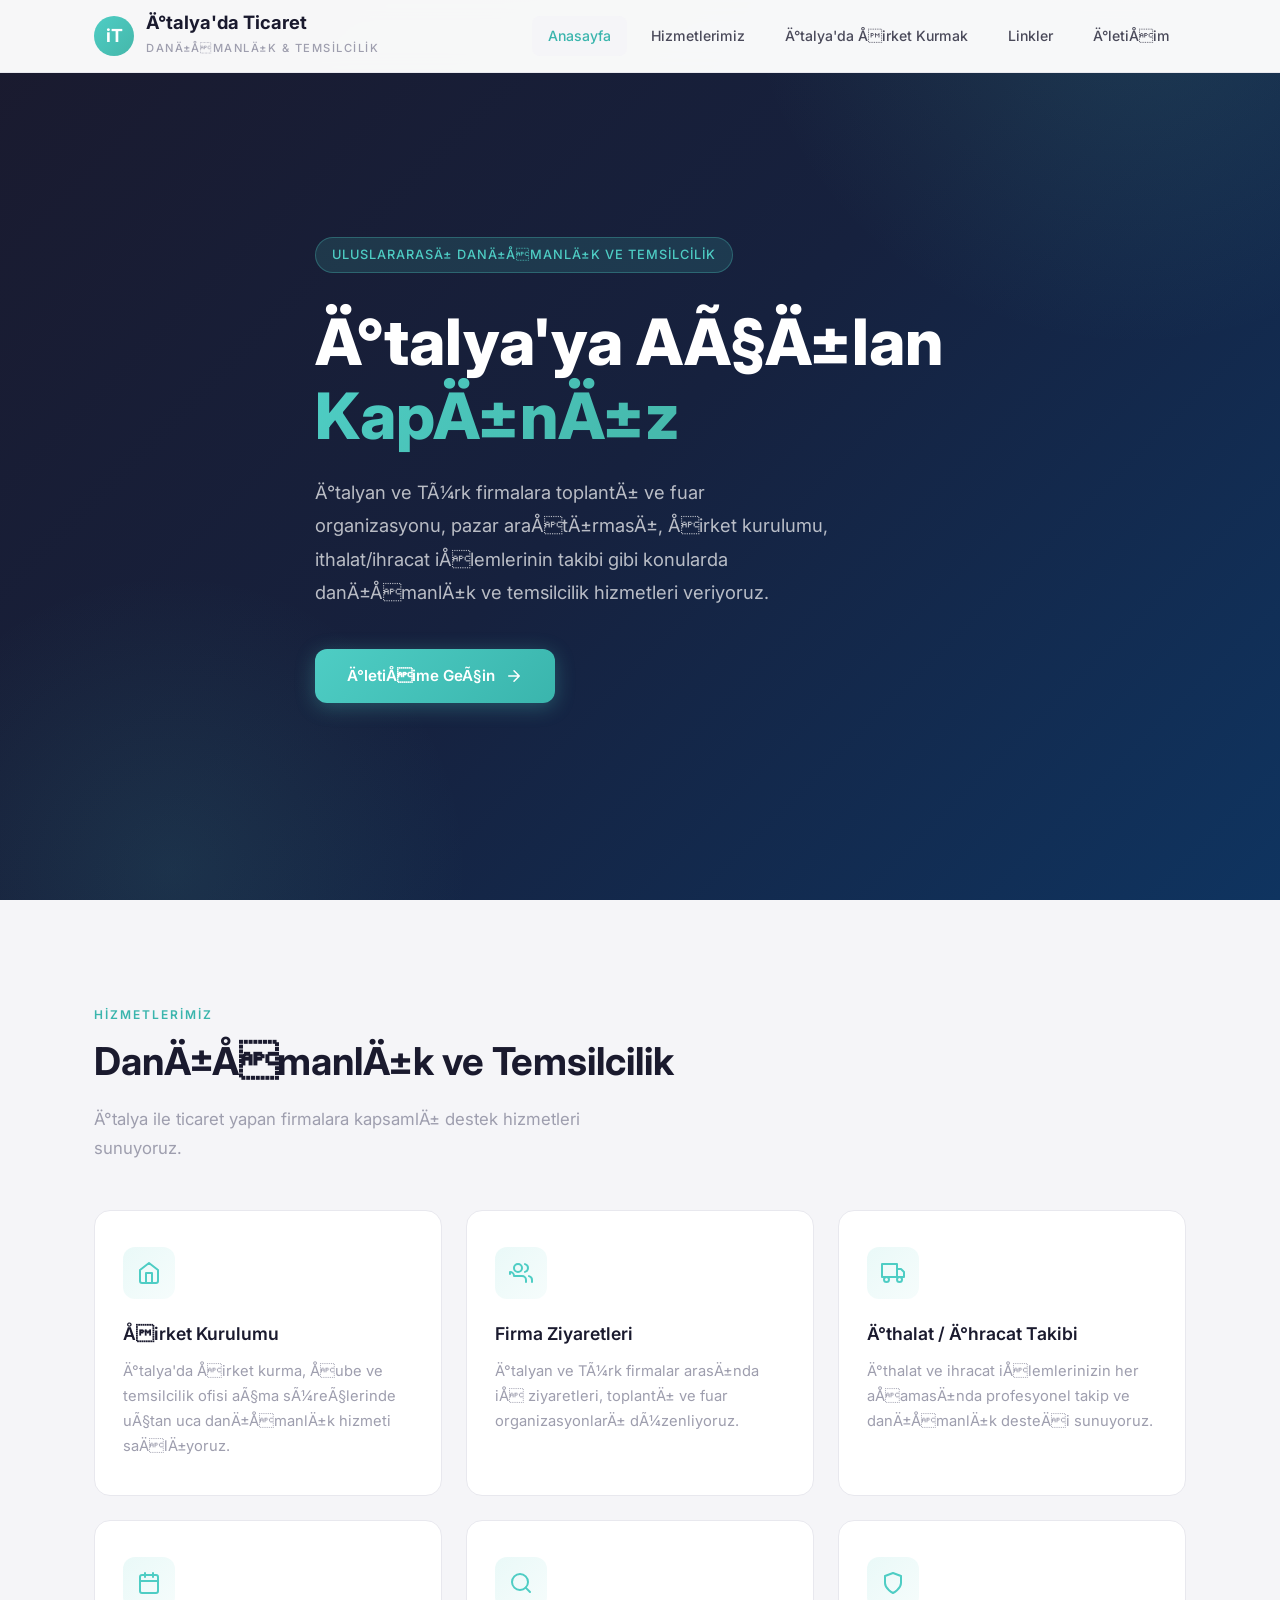
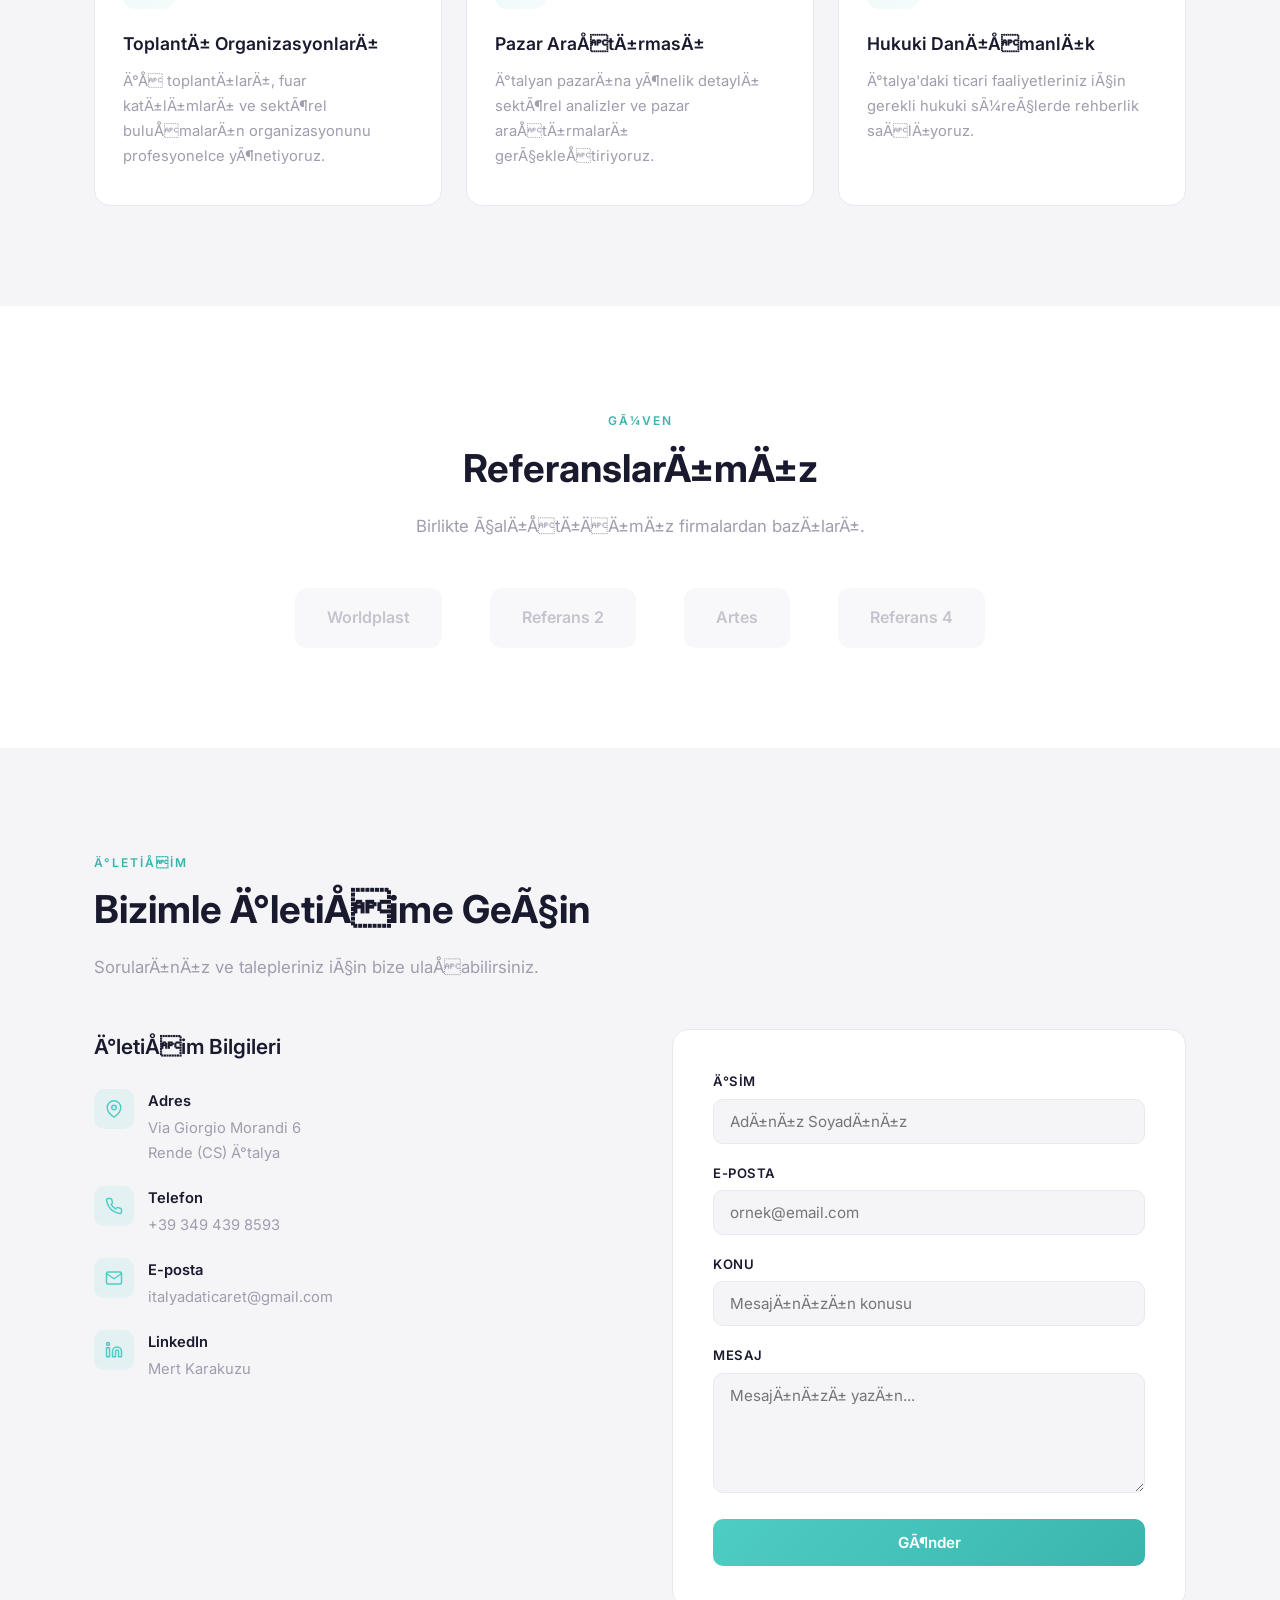
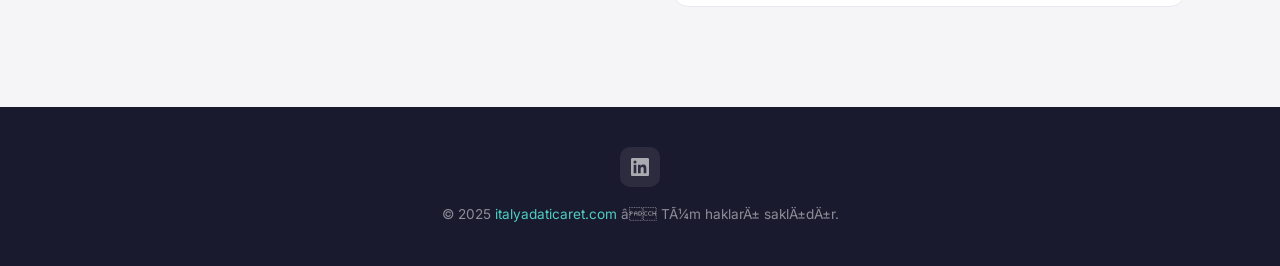
<file: index.html>
<!DOCTYPE html>
<html lang="tr">
<head>
  <meta charset="UTF-8">
  <meta name="viewport" content="width=device-width, initial-scale=1.0">
  <title>Ä°talya'da Ticaret | Ä°thalat ve Ä°hracat DanÄ±ÅmanlÄ±ÄÄ±</title>
  <meta name="description" content="Ä°talyan ve TÃ¼rk firmalara toplantÄ± ve fuar organizasyonu, pazar araÅtÄ±rmasÄ±, Åirket kurulumu, ithalat/ihracat danÄ±ÅmanlÄ±ÄÄ± ve temsilcilik hizmetleri.">
  <link rel="preconnect" href="https://fonts.googleapis.com">
  <link href="https://fonts.googleapis.com/css2?family=Inter:wght@400;500;600;700;800&display=swap" rel="stylesheet">
  <link rel="stylesheet" href="css/style.css">
</head>
<body>

  <!-- HEADER -->
  <header id="header">
    <div class="header-inner">
      <a href="index.html" class="logo">
        <div class="logo-icon">iT</div>
        <div class="logo-text">
          <h1>Ä°talya'da Ticaret</h1>
          <span>DanÄ±ÅmanlÄ±k &amp; Temsilcilik</span>
        </div>
      </a>
      <nav id="nav">
        <a href="index.html" class="active">Anasayfa</a>
        <a href="#hizmetler">Hizmetlerimiz</a>
        <a href="sirket-kurmak.html">Ä°talya'da Åirket Kurmak</a>
        <a href="linkler.html">Linkler</a>
        <a href="#iletisim">Ä°letiÅim</a>
      </nav>
      <button class="mobile-toggle" onclick="document.getElementById('nav').classList.toggle('open')" aria-label="MenÃ¼">
        <span></span>
      </button>
    </div>
  </header>

  <!-- HERO -->
  <section class="hero">
    <div class="container hero-content">
      <div class="hero-badge">UluslararasÄ± DanÄ±ÅmanlÄ±k ve Temsilcilik</div>
      <h2>Ä°talya'ya AÃ§Ä±lan <em>KapÄ±nÄ±z</em></h2>
      <p>Ä°talyan ve TÃ¼rk firmalara toplantÄ± ve fuar organizasyonu, pazar araÅtÄ±rmasÄ±, Åirket kurulumu, ithalat/ihracat iÅlemlerinin takibi gibi konularda danÄ±ÅmanlÄ±k ve temsilcilik hizmetleri veriyoruz.</p>
      <a href="#iletisim" class="hero-cta">
        Ä°letiÅime GeÃ§in
        <svg width="18" height="18" viewBox="0 0 24 24" fill="none" stroke="currentColor" stroke-width="2" stroke-linecap="round" stroke-linejoin="round"><path d="M5 12h14M12 5l7 7-7 7"/></svg>
      </a>
    </div>
  </section>

  <!-- SERVICES -->
  <section class="services" id="hizmetler">
    <div class="container">
      <div class="section-label">Hizmetlerimiz</div>
      <h2 class="section-title">DanÄ±ÅmanlÄ±k ve Temsilcilik</h2>
      <p class="section-desc">Ä°talya ile ticaret yapan firmalara kapsamlÄ± destek hizmetleri sunuyoruz.</p>
      <div class="services-grid">

        <div class="service-card">
          <div class="service-icon">
            <svg width="24" height="24" viewBox="0 0 24 24" fill="none" stroke="#4ecdc4" stroke-width="2" stroke-linecap="round" stroke-linejoin="round"><path d="M3 9l9-7 9 7v11a2 2 0 01-2 2H5a2 2 0 01-2-2z"/><polyline points="9 22 9 12 15 12 15 22"/></svg>
          </div>
          <h3>Åirket Kurulumu</h3>
          <p>Ä°talya'da Åirket kurma, Åube ve temsilcilik ofisi aÃ§ma sÃ¼reÃ§lerinde uÃ§tan uca danÄ±ÅmanlÄ±k hizmeti saÄlÄ±yoruz.</p>
        </div>

        <div class="service-card">
          <div class="service-icon">
            <svg width="24" height="24" viewBox="0 0 24 24" fill="none" stroke="#4ecdc4" stroke-width="2" stroke-linecap="round" stroke-linejoin="round"><path d="M17 21v-2a4 4 0 00-4-4H5a4 4 0 00-4-4v2"/><circle cx="9" cy="7" r="4"/><path d="M23 21v-2a4 4 0 00-3-3.87"/><path d="M16 3.13a4 4 0 010 7.75"/></svg>
          </div>
          <h3>Firma Ziyaretleri</h3>
          <p>Ä°talyan ve TÃ¼rk firmalar arasÄ±nda iÅ ziyaretleri, toplantÄ± ve fuar organizasyonlarÄ± dÃ¼zenliyoruz.</p>
        </div>

        <div class="service-card">
          <div class="service-icon">
            <svg width="24" height="24" viewBox="0 0 24 24" fill="none" stroke="#4ecdc4" stroke-width="2" stroke-linecap="round" stroke-linejoin="round"><rect x="1" y="3" width="15" height="13"/><polygon points="16 8 20 8 23 11 23 16 16 16 16 8"/><circle cx="5.5" cy="18.5" r="2.5"/><circle cx="18.5" cy="18.5" r="2.5"/></svg>
          </div>
          <h3>Ä°thalat / Ä°hracat Takibi</h3>
          <p>Ä°thalat ve ihracat iÅlemlerinizin her aÅamasÄ±nda profesyonel takip ve danÄ±ÅmanlÄ±k desteÄi sunuyoruz.</p>
        </div>

        <div class="service-card">
          <div class="service-icon">
            <svg width="24" height="24" viewBox="0 0 24 24" fill="none" stroke="#4ecdc4" stroke-width="2" stroke-linecap="round" stroke-linejoin="round"><rect x="3" y="4" width="18" height="18" rx="2" ry="2"/><line x1="16" y1="2" x2="16" y2="6"/><line x1="8" y1="2" x2="8" y2="6"/><line x1="3" y1="10" x2="21" y2="10"/></svg>
          </div>
          <h3>ToplantÄ± OrganizasyonlarÄ±</h3>
          <p>Ä°Å toplantÄ±larÄ±, fuar katÄ±lÄ±mlarÄ± ve sektÃ¶rel buluÅmalarÄ±n organizasyonunu profesyonelce yÃ¶netiyoruz.</p>
        </div>

        <div class="service-card">
          <div class="service-icon">
            <svg width="24" height="24" viewBox="0 0 24 24" fill="none" stroke="#4ecdc4" stroke-width="2" stroke-linecap="round" stroke-linejoin="round"><circle cx="11" cy="11" r="8"/><line x1="21" y1="21" x2="16.65" y2="16.65"/></svg>
          </div>
          <h3>Pazar AraÅtÄ±rmasÄ±</h3>
          <p>Ä°talyan pazarÄ±na yÃ¶nelik detaylÄ± sektÃ¶rel analizler ve pazar araÅtÄ±rmalarÄ± gerÃ§ekleÅtiriyoruz.</p>
        </div>

        <div class="service-card">
          <div class="service-icon">
            <svg width="24" height="24" viewBox="0 0 24 24" fill="none" stroke="#4ecdc4" stroke-width="2" stroke-linecap="round" stroke-linejoin="round"><path d="M12 22s8-4 8-10V5l-8-3-8 3v7c0 6 8 10 8 10z"/></svg>
          </div>
          <h3>Hukuki DanÄ±ÅmanlÄ±k</h3>
          <p>Ä°talya'daki ticari faaliyetleriniz iÃ§in gerekli hukuki sÃ¼reÃ§lerde rehberlik saÄlÄ±yoruz.</p>
        </div>

      </div>
    </div>
  </section>

  <!-- REFERENCES -->
  <section class="references" id="referanslar">
    <div class="container">
      <div class="section-label">GÃ¼ven</div>
      <h2 class="section-title">ReferanslarÄ±mÄ±z</h2>
      <p class="section-desc" style="margin-left:auto;margin-right:auto;">Birlikte Ã§alÄ±ÅtÄ±ÄÄ±mÄ±z firmalardan bazÄ±larÄ±.</p>
      <div class="ref-logos">
        <!-- Replace these with your actual logo images -->
        <div style="padding:16px 32px;background:var(--gray-100);border-radius:12px;font-weight:600;color:var(--gray-400);">Worldplast</div>
        <div style="padding:16px 32px;background:var(--gray-100);border-radius:12px;font-weight:600;color:var(--gray-400);">Referans 2</div>
        <div style="padding:16px 32px;background:var(--gray-100);border-radius:12px;font-weight:600;color:var(--gray-400);">Artes</div>
        <div style="padding:16px 32px;background:var(--gray-100);border-radius:12px;font-weight:600;color:var(--gray-400);">Referans 4</div>
      </div>
    </div>
  </section>

  <!-- CONTACT -->
  <section class="contact" id="iletisim">
    <div class="container">
      <div class="section-label">Ä°letiÅim</div>
      <h2 class="section-title">Bizimle Ä°letiÅime GeÃ§in</h2>
      <p class="section-desc">SorularÄ±nÄ±z ve talepleriniz iÃ§in bize ulaÅabilirsiniz.</p>
      <div class="contact-grid">

        <div class="contact-info">
          <h3>Ä°letiÅim Bilgileri</h3>

          <div class="contact-item">
            <div class="contact-item-icon">
              <svg width="18" height="18" viewBox="0 0 24 24" fill="none" stroke="#4ecdc4" stroke-width="2" stroke-linecap="round" stroke-linejoin="round"><path d="M21 10c0 7-9 13-9 13s-9-6-9-13a9 9 0 0118 0z"/><circle cx="12" cy="10" r="3"/></svg>
            </div>
            <div class="contact-item-text">
              <strong>Adres</strong>
              <span>Via Giorgio Morandi 6<br>Rende (CS) Ä°talya</span>
            </div>
          </div>

          <div class="contact-item">
            <div class="contact-item-icon">
              <svg width="18" height="18" viewBox="0 0 24 24" fill="none" stroke="#4ecdc4" stroke-width="2" stroke-linecap="round" stroke-linejoin="round"><path d="M22 16.92v3a2 2 0 01-2.18 2 19.79 19.79 0 01-8.63-3.07 19.5 19.5 0 01-6-6A19.79 19.79 0 012.12 4.18 2 2 0 014.11 2h3a2 2 0 012 1.72c.127.96.361 1.903.7 2.81a2 2 0 01-.45 2.11L8.09 9.91a16 16 0 006 6l1.27-1.27a2 2 0 012.11-.45c.907.339 1.85.573 2.81.7A2 2 0 0122 16.92z"/></svg>
            </div>
            <div class="contact-item-text">
              <strong>Telefon</strong>
              <a href="tel:+393494398593">+39 349 439 8593</a>
            </div>
          </div>

          <div class="contact-item">
            <div class="contact-item-icon">
              <svg width="18" height="18" viewBox="0 0 24 24" fill="none" stroke="#4ecdc4" stroke-width="2" stroke-linecap="round" stroke-linejoin="round"><path d="M4 4h16c1.1 0 2 .9 2 2v12c0 1.1-.9 2-2 2H4c-1.1 0-2-.9-2-2V6c0-1.1.9-2 2-2z"/><polyline points="22,6 12,13 2,6"/></svg>
            </div>
            <div class="contact-item-text">
              <strong>E-posta</strong>
              <a href="mailto:italyadaticaret@gmail.com">italyadaticaret@gmail.com</a>
            </div>
          </div>

          <div class="contact-item">
            <div class="contact-item-icon">
              <svg width="18" height="18" viewBox="0 0 24 24" fill="none" stroke="#4ecdc4" stroke-width="2" stroke-linecap="round" stroke-linejoin="round"><path d="M16 8a6 6 0 016 6v7h-4v-7a2 2 0 00-2-2 2 2 0 00-2 2v7h-4v-7a6 6 0 016-6z"/><rect x="2" y="9" width="4" height="12"/><circle cx="4" cy="4" r="2"/></svg>
            </div>
            <div class="contact-item-text">
              <strong>LinkedIn</strong>
              <a href="https://www.linkedin.com/in/mertkarakuzu/" target="_blank" rel="noopener">Mert Karakuzu</a>
            </div>
          </div>
        </div>

        <!-- Contact form: uses Formspree (free). Replace YOUR_FORM_ID with your actual ID -->
        <form class="contact-form" action="https://formspree.io/f/YOUR_FORM_ID" method="POST">
          <div class="form-group">
            <label for="name">Ä°sim</label>
            <input type="text" id="name" name="name" placeholder="AdÄ±nÄ±z SoyadÄ±nÄ±z" required>
          </div>
          <div class="form-group">
            <label for="email">E-posta</label>
            <input type="email" id="email" name="email" placeholder="ornek@email.com" required>
          </div>
          <div class="form-group">
            <label for="subject">Konu</label>
            <input type="text" id="subject" name="subject" placeholder="MesajÄ±nÄ±zÄ±n konusu">
          </div>
          <div class="form-group">
            <label for="message">Mesaj</label>
            <textarea id="message" name="message" placeholder="MesajÄ±nÄ±zÄ± yazÄ±n..." required></textarea>
          </div>
          <button type="submit" class="form-submit">GÃ¶nder</button>
        </form>

      </div>
    </div>
  </section>

  <!-- FOOTER -->
  <footer>
    <div class="container">
      <div class="social-links">
        <a href="https://www.linkedin.com/in/mertkarakuzu/" target="_blank" rel="noopener" aria-label="LinkedIn">
          <svg width="18" height="18" viewBox="0 0 24 24" fill="currentColor"><path d="M20.447 20.452h-3.554v-5.569c0-1.328-.027-3.037-1.852-3.037-1.853 0-2.136 1.445-2.136 2.939v5.667H9.351V9h3.414v1.561h.046c.477-.9 1.637-1.85 3.37-1.85 3.601 0 4.267 2.37 4.267 5.455v6.286zM5.337 7.433a2.062 2.062 0 01-2.063-2.065 2.064 2.064 0 112.063 2.065zm1.782 13.019H3.555V9h3.564v11.452zM22.225 0H1.771C.792 0 0 .774 0 1.729v20.542C0 23.227.792 24 1.771 24h20.451C23.2 24 24 23.227 24 22.271V1.729C24 .774 23.2 0 22.222 0h.003z"/></svg>
        </a>
      </div>
      <p>&copy; 2025 <a href="index.html">italyadaticaret.com</a> â TÃ¼m haklarÄ± saklÄ±dÄ±r.</p>
    </div>
  </footer>

  <script>
    // Header scroll effect
    window.addEventListener('scroll', () => {
      document.getElementById('header').classList.toggle('scrolled', window.scrollY > 20);
    });
    // Close mobile nav on link click
    document.querySelectorAll('#nav a').forEach(a => {
      a.addEventListener('click', () => document.getElementById('nav').classList.remove('open'));
    });
  </script>

</body>
</html>
</file>
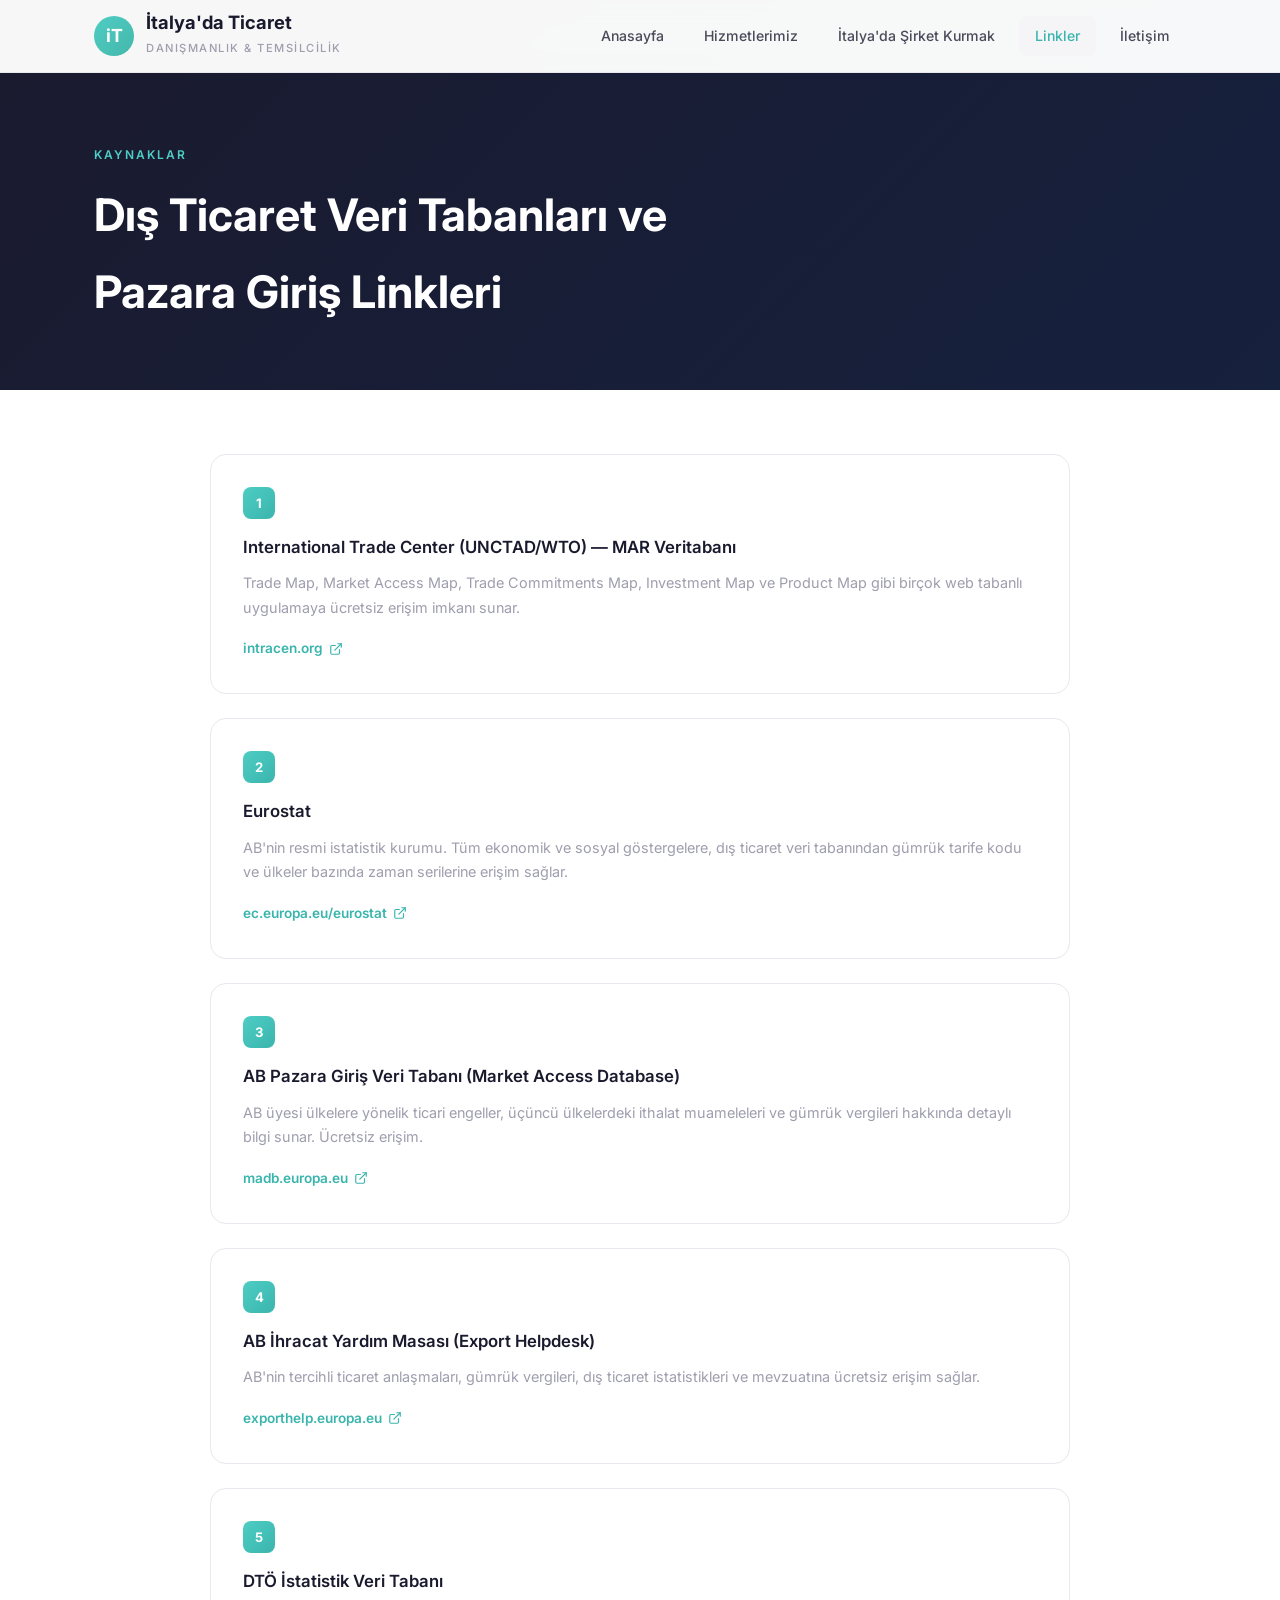
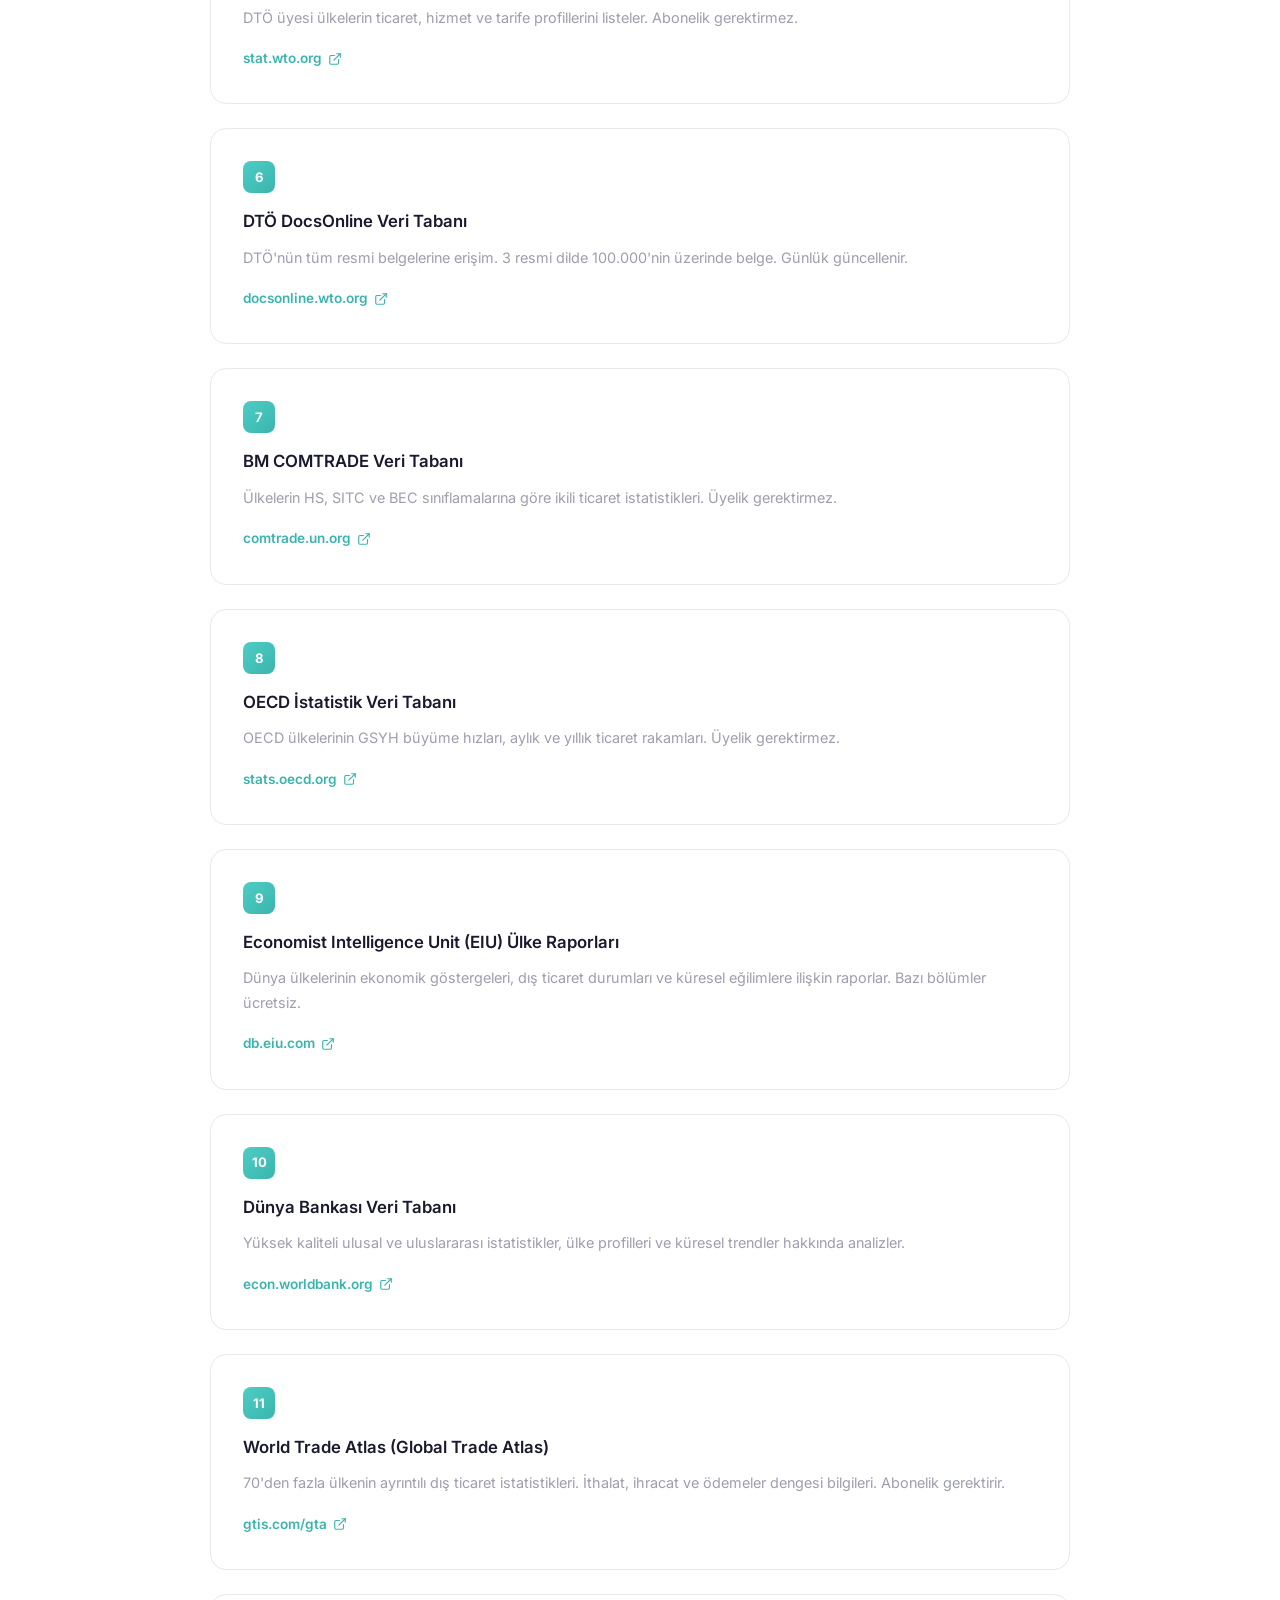
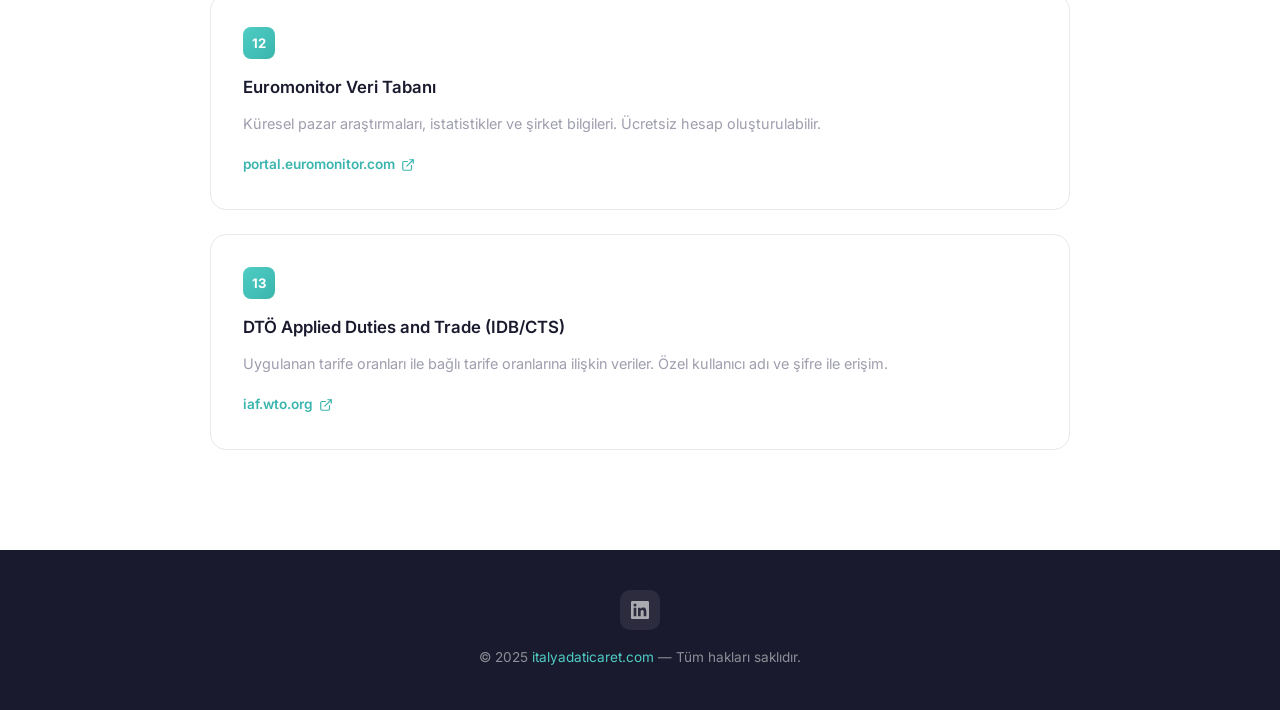
<file: linkler.html>
<!DOCTYPE html>
<html lang="tr">
<head>
  <meta charset="UTF-8">
  <meta name="viewport" content="width=device-width, initial-scale=1.0">
  <title>Dış Ticaret Linkleri | İtalya'da Ticaret</title>
  <meta name="description" content="Dış ticarete yönelik veri tabanları, pazara giriş linkleri ve faydalı kaynaklar.">
  <link rel="preconnect" href="https://fonts.googleapis.com">
  <link href="https://fonts.googleapis.com/css2?family=Inter:wght@400;500;600;700;800&display=swap" rel="stylesheet">
  <link rel="stylesheet" href="css/style.css">
</head>
<body>

  <!-- HEADER -->
  <header id="header">
    <div class="header-inner">
      <a href="index.html" class="logo">
        <div class="logo-icon">iT</div>
        <div class="logo-text">
          <h1>İtalya'da Ticaret</h1>
          <span>Danışmanlık &amp; Temsilcilik</span>
        </div>
      </a>
      <nav id="nav">
        <a href="index.html">Anasayfa</a>
        <a href="index.html#hizmetler">Hizmetlerimiz</a>
        <a href="sirket-kurmak.html">İtalya'da Şirket Kurmak</a>
        <a href="linkler.html" class="active">Linkler</a>
        <a href="index.html#iletisim">İletişim</a>
      </nav>
      <button class="mobile-toggle" onclick="document.getElementById('nav').classList.toggle('open')" aria-label="Menü">
        <span></span>
      </button>
    </div>
  </header>

  <!-- PAGE HERO -->
  <section class="page-hero">
    <div class="container">
      <div class="section-label">Kaynaklar</div>
      <h2>Dış Ticaret Veri Tabanları ve Pazara Giriş Linkleri</h2>
    </div>
  </section>

  <!-- LINKS -->
  <section class="article-body">
    <div class="container">
      <div class="links-grid">

        <div class="link-card">
          <div class="link-card-num">1</div>
          <h3>International Trade Center (UNCTAD/WTO) — MAR Veritabanı</h3>
          <p>Trade Map, Market Access Map, Trade Commitments Map, Investment Map ve Product Map gibi birçok web tabanlı uygulamaya ücretsiz erişim imkanı sunar.</p>
          <a href="http://www.intracen.org" target="_blank" rel="noopener" class="ext-link">
            intracen.org
            <svg width="14" height="14" viewBox="0 0 24 24" fill="none" stroke="currentColor" stroke-width="2" stroke-linecap="round" stroke-linejoin="round"><path d="M18 13v6a2 2 0 01-2 2H5a2 2 0 01-2-2V8a2 2 0 012-2h6"/><polyline points="15 3 21 3 21 9"/><line x1="10" y1="14" x2="21" y2="3"/></svg>
          </a>
        </div>

        <div class="link-card">
          <div class="link-card-num">2</div>
          <h3>Eurostat</h3>
          <p>AB'nin resmi istatistik kurumu. Tüm ekonomik ve sosyal göstergelere, dış ticaret veri tabanından gümrük tarife kodu ve ülkeler bazında zaman serilerine erişim sağlar.</p>
          <a href="http://www.ec.europa.eu/eurostat" target="_blank" rel="noopener" class="ext-link">
            ec.europa.eu/eurostat
            <svg width="14" height="14" viewBox="0 0 24 24" fill="none" stroke="currentColor" stroke-width="2" stroke-linecap="round" stroke-linejoin="round"><path d="M18 13v6a2 2 0 01-2 2H5a2 2 0 01-2-2V8a2 2 0 012-2h6"/><polyline points="15 3 21 3 21 9"/><line x1="10" y1="14" x2="21" y2="3"/></svg>
          </a>
        </div>

        <div class="link-card">
          <div class="link-card-num">3</div>
          <h3>AB Pazara Giriş Veri Tabanı (Market Access Database)</h3>
          <p>AB üyesi ülkelere yönelik ticari engeller, üçüncü ülkelerdeki ithalat muameleleri ve gümrük vergileri hakkında detaylı bilgi sunar. Ücretsiz erişim.</p>
          <a href="http://madb.europa.eu" target="_blank" rel="noopener" class="ext-link">
            madb.europa.eu
            <svg width="14" height="14" viewBox="0 0 24 24" fill="none" stroke="currentColor" stroke-width="2" stroke-linecap="round" stroke-linejoin="round"><path d="M18 13v6a2 2 0 01-2 2H5a2 2 0 01-2-2V8a2 2 0 012-2h6"/><polyline points="15 3 21 3 21 9"/><line x1="10" y1="14" x2="21" y2="3"/></svg>
          </a>
        </div>

        <div class="link-card">
          <div class="link-card-num">4</div>
          <h3>AB İhracat Yardım Masası (Export Helpdesk)</h3>
          <p>AB'nin tercihli ticaret anlaşmaları, gümrük vergileri, dış ticaret istatistikleri ve mevzuatına ücretsiz erişim sağlar.</p>
          <a href="http://exporthelp.europa.eu/" target="_blank" rel="noopener" class="ext-link">
            exporthelp.europa.eu
            <svg width="14" height="14" viewBox="0 0 24 24" fill="none" stroke="currentColor" stroke-width="2" stroke-linecap="round" stroke-linejoin="round"><path d="M18 13v6a2 2 0 01-2 2H5a2 2 0 01-2-2V8a2 2 0 012-2h6"/><polyline points="15 3 21 3 21 9"/><line x1="10" y1="14" x2="21" y2="3"/></svg>
          </a>
        </div>

        <div class="link-card">
          <div class="link-card-num">5</div>
          <h3>DTÖ İstatistik Veri Tabanı</h3>
          <p>DTÖ üyesi ülkelerin ticaret, hizmet ve tarife profillerini listeler. Abonelik gerektirmez.</p>
          <a href="http://stat.wto.org/Home/WSDBHome.aspx" target="_blank" rel="noopener" class="ext-link">
            stat.wto.org
            <svg width="14" height="14" viewBox="0 0 24 24" fill="none" stroke="currentColor" stroke-width="2" stroke-linecap="round" stroke-linejoin="round"><path d="M18 13v6a2 2 0 01-2 2H5a2 2 0 01-2-2V8a2 2 0 012-2h6"/><polyline points="15 3 21 3 21 9"/><line x1="10" y1="14" x2="21" y2="3"/></svg>
          </a>
        </div>

        <div class="link-card">
          <div class="link-card-num">6</div>
          <h3>DTÖ DocsOnline Veri Tabanı</h3>
          <p>DTÖ'nün tüm resmi belgelerine erişim. 3 resmi dilde 100.000'nin üzerinde belge. Günlük güncellenir.</p>
          <a href="http://docsonline.wto.org/" target="_blank" rel="noopener" class="ext-link">
            docsonline.wto.org
            <svg width="14" height="14" viewBox="0 0 24 24" fill="none" stroke="currentColor" stroke-width="2" stroke-linecap="round" stroke-linejoin="round"><path d="M18 13v6a2 2 0 01-2 2H5a2 2 0 01-2-2V8a2 2 0 012-2h6"/><polyline points="15 3 21 3 21 9"/><line x1="10" y1="14" x2="21" y2="3"/></svg>
          </a>
        </div>

        <div class="link-card">
          <div class="link-card-num">7</div>
          <h3>BM COMTRADE Veri Tabanı</h3>
          <p>Ülkelerin HS, SITC ve BEC sınıflamalarına göre ikili ticaret istatistikleri. Üyelik gerektirmez.</p>
          <a href="http://comtrade.un.org/" target="_blank" rel="noopener" class="ext-link">
            comtrade.un.org
            <svg width="14" height="14" viewBox="0 0 24 24" fill="none" stroke="currentColor" stroke-width="2" stroke-linecap="round" stroke-linejoin="round"><path d="M18 13v6a2 2 0 01-2 2H5a2 2 0 01-2-2V8a2 2 0 012-2h6"/><polyline points="15 3 21 3 21 9"/><line x1="10" y1="14" x2="21" y2="3"/></svg>
          </a>
        </div>

        <div class="link-card">
          <div class="link-card-num">8</div>
          <h3>OECD İstatistik Veri Tabanı</h3>
          <p>OECD ülkelerinin GSYH büyüme hızları, aylık ve yıllık ticaret rakamları. Üyelik gerektirmez.</p>
          <a href="http://stats.oecd.org/index.aspx" target="_blank" rel="noopener" class="ext-link">
            stats.oecd.org
            <svg width="14" height="14" viewBox="0 0 24 24" fill="none" stroke="currentColor" stroke-width="2" stroke-linecap="round" stroke-linejoin="round"><path d="M18 13v6a2 2 0 01-2 2H5a2 2 0 01-2-2V8a2 2 0 012-2h6"/><polyline points="15 3 21 3 21 9"/><line x1="10" y1="14" x2="21" y2="3"/></svg>
          </a>
        </div>

        <div class="link-card">
          <div class="link-card-num">9</div>
          <h3>Economist Intelligence Unit (EIU) Ülke Raporları</h3>
          <p>Dünya ülkelerinin ekonomik göstergeleri, dış ticaret durumları ve küresel eğilimlere ilişkin raporlar. Bazı bölümler ücretsiz.</p>
          <a href="http://db.eiu.com" target="_blank" rel="noopener" class="ext-link">
            db.eiu.com
            <svg width="14" height="14" viewBox="0 0 24 24" fill="none" stroke="currentColor" stroke-width="2" stroke-linecap="round" stroke-linejoin="round"><path d="M18 13v6a2 2 0 01-2 2H5a2 2 0 01-2-2V8a2 2 0 012-2h6"/><polyline points="15 3 21 3 21 9"/><line x1="10" y1="14" x2="21" y2="3"/></svg>
          </a>
        </div>

        <div class="link-card">
          <div class="link-card-num">10</div>
          <h3>Dünya Bankası Veri Tabanı</h3>
          <p>Yüksek kaliteli ulusal ve uluslararası istatistikler, ülke profilleri ve küresel trendler hakkında analizler.</p>
          <a href="http://econ.worldbank.org" target="_blank" rel="noopener" class="ext-link">
            econ.worldbank.org
            <svg width="14" height="14" viewBox="0 0 24 24" fill="none" stroke="currentColor" stroke-width="2" stroke-linecap="round" stroke-linejoin="round"><path d="M18 13v6a2 2 0 01-2 2H5a2 2 0 01-2-2V8a2 2 0 012-2h6"/><polyline points="15 3 21 3 21 9"/><line x1="10" y1="14" x2="21" y2="3"/></svg>
          </a>
        </div>

        <div class="link-card">
          <div class="link-card-num">11</div>
          <h3>World Trade Atlas (Global Trade Atlas)</h3>
          <p>70'den fazla ülkenin ayrıntılı dış ticaret istatistikleri. İthalat, ihracat ve ödemeler dengesi bilgileri. Abonelik gerektirir.</p>
          <a href="http://www.gtis.com/gta" target="_blank" rel="noopener" class="ext-link">
            gtis.com/gta
            <svg width="14" height="14" viewBox="0 0 24 24" fill="none" stroke="currentColor" stroke-width="2" stroke-linecap="round" stroke-linejoin="round"><path d="M18 13v6a2 2 0 01-2 2H5a2 2 0 01-2-2V8a2 2 0 012-2h6"/><polyline points="15 3 21 3 21 9"/><line x1="10" y1="14" x2="21" y2="3"/></svg>
          </a>
        </div>

        <div class="link-card">
          <div class="link-card-num">12</div>
          <h3>Euromonitor Veri Tabanı</h3>
          <p>Küresel pazar araştırmaları, istatistikler ve şirket bilgileri. Ücretsiz hesap oluşturulabilir.</p>
          <a href="http://www.portal.euromonitor.com" target="_blank" rel="noopener" class="ext-link">
            portal.euromonitor.com
            <svg width="14" height="14" viewBox="0 0 24 24" fill="none" stroke="currentColor" stroke-width="2" stroke-linecap="round" stroke-linejoin="round"><path d="M18 13v6a2 2 0 01-2 2H5a2 2 0 01-2-2V8a2 2 0 012-2h6"/><polyline points="15 3 21 3 21 9"/><line x1="10" y1="14" x2="21" y2="3"/></svg>
          </a>
        </div>

        <div class="link-card">
          <div class="link-card-num">13</div>
          <h3>DTÖ Applied Duties and Trade (IDB/CTS)</h3>
          <p>Uygulanan tarife oranları ile bağlı tarife oranlarına ilişkin veriler. Özel kullanıcı adı ve şifre ile erişim.</p>
          <a href="http://iaf.wto.org/" target="_blank" rel="noopener" class="ext-link">
            iaf.wto.org
            <svg width="14" height="14" viewBox="0 0 24 24" fill="none" stroke="currentColor" stroke-width="2" stroke-linecap="round" stroke-linejoin="round"><path d="M18 13v6a2 2 0 01-2 2H5a2 2 0 01-2-2V8a2 2 0 012-2h6"/><polyline points="15 3 21 3 21 9"/><line x1="10" y1="14" x2="21" y2="3"/></svg>
          </a>
        </div>

      </div>
    </div>
  </section>

  <!-- FOOTER -->
  <footer>
    <div class="container">
      <div class="social-links">
        <a href="https://www.linkedin.com/in/mertkarakuzu/" target="_blank" rel="noopener" aria-label="LinkedIn">
          <svg width="18" height="18" viewBox="0 0 24 24" fill="currentColor"><path d="M20.447 20.452h-3.554v-5.569c0-1.328-.027-3.037-1.852-3.037-1.853 0-2.136 1.445-2.136 2.939v5.667H9.351V9h3.414v1.561h.046c.477-.9 1.637-1.85 3.37-1.85 3.601 0 4.267 2.37 4.267 5.455v6.286zM5.337 7.433a2.062 2.062 0 01-2.063-2.065 2.064 2.064 0 112.063 2.065zm1.782 13.019H3.555V9h3.564v11.452zM22.225 0H1.771C.792 0 0 .774 0 1.729v20.542C0 23.227.792 24 1.771 24h20.451C23.2 24 24 23.227 24 22.271V1.729C24 .774 23.2 0 22.222 0h.003z"/></svg>
        </a>
      </div>
      <p>&copy; 2025 <a href="index.html">italyadaticaret.com</a> — Tüm hakları saklıdır.</p>
    </div>
  </footer>

  <script>
    window.addEventListener('scroll', () => {
      document.getElementById('header').classList.toggle('scrolled', window.scrollY > 20);
    });
    document.querySelectorAll('#nav a').forEach(a => {
      a.addEventListener('click', () => document.getElementById('nav').classList.remove('open'));
    });
  </script>

</body>
</html>
</file>
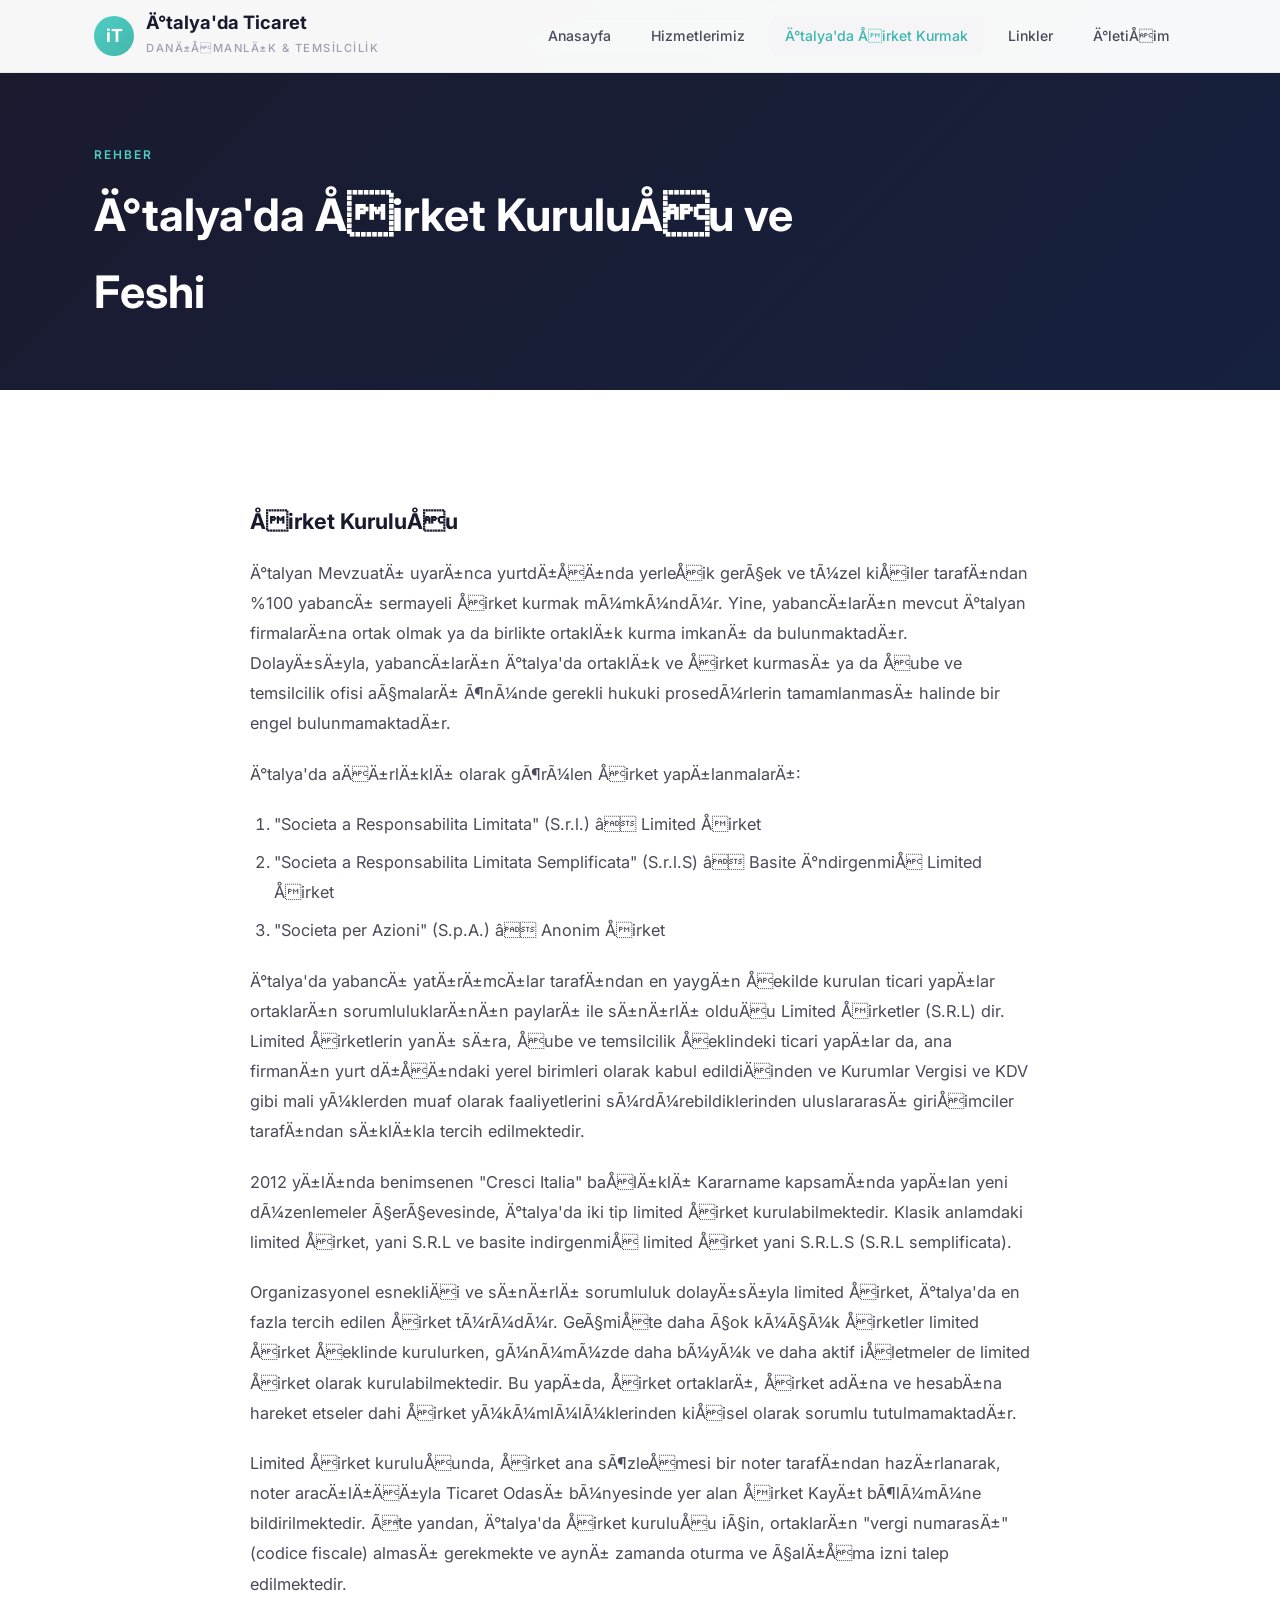
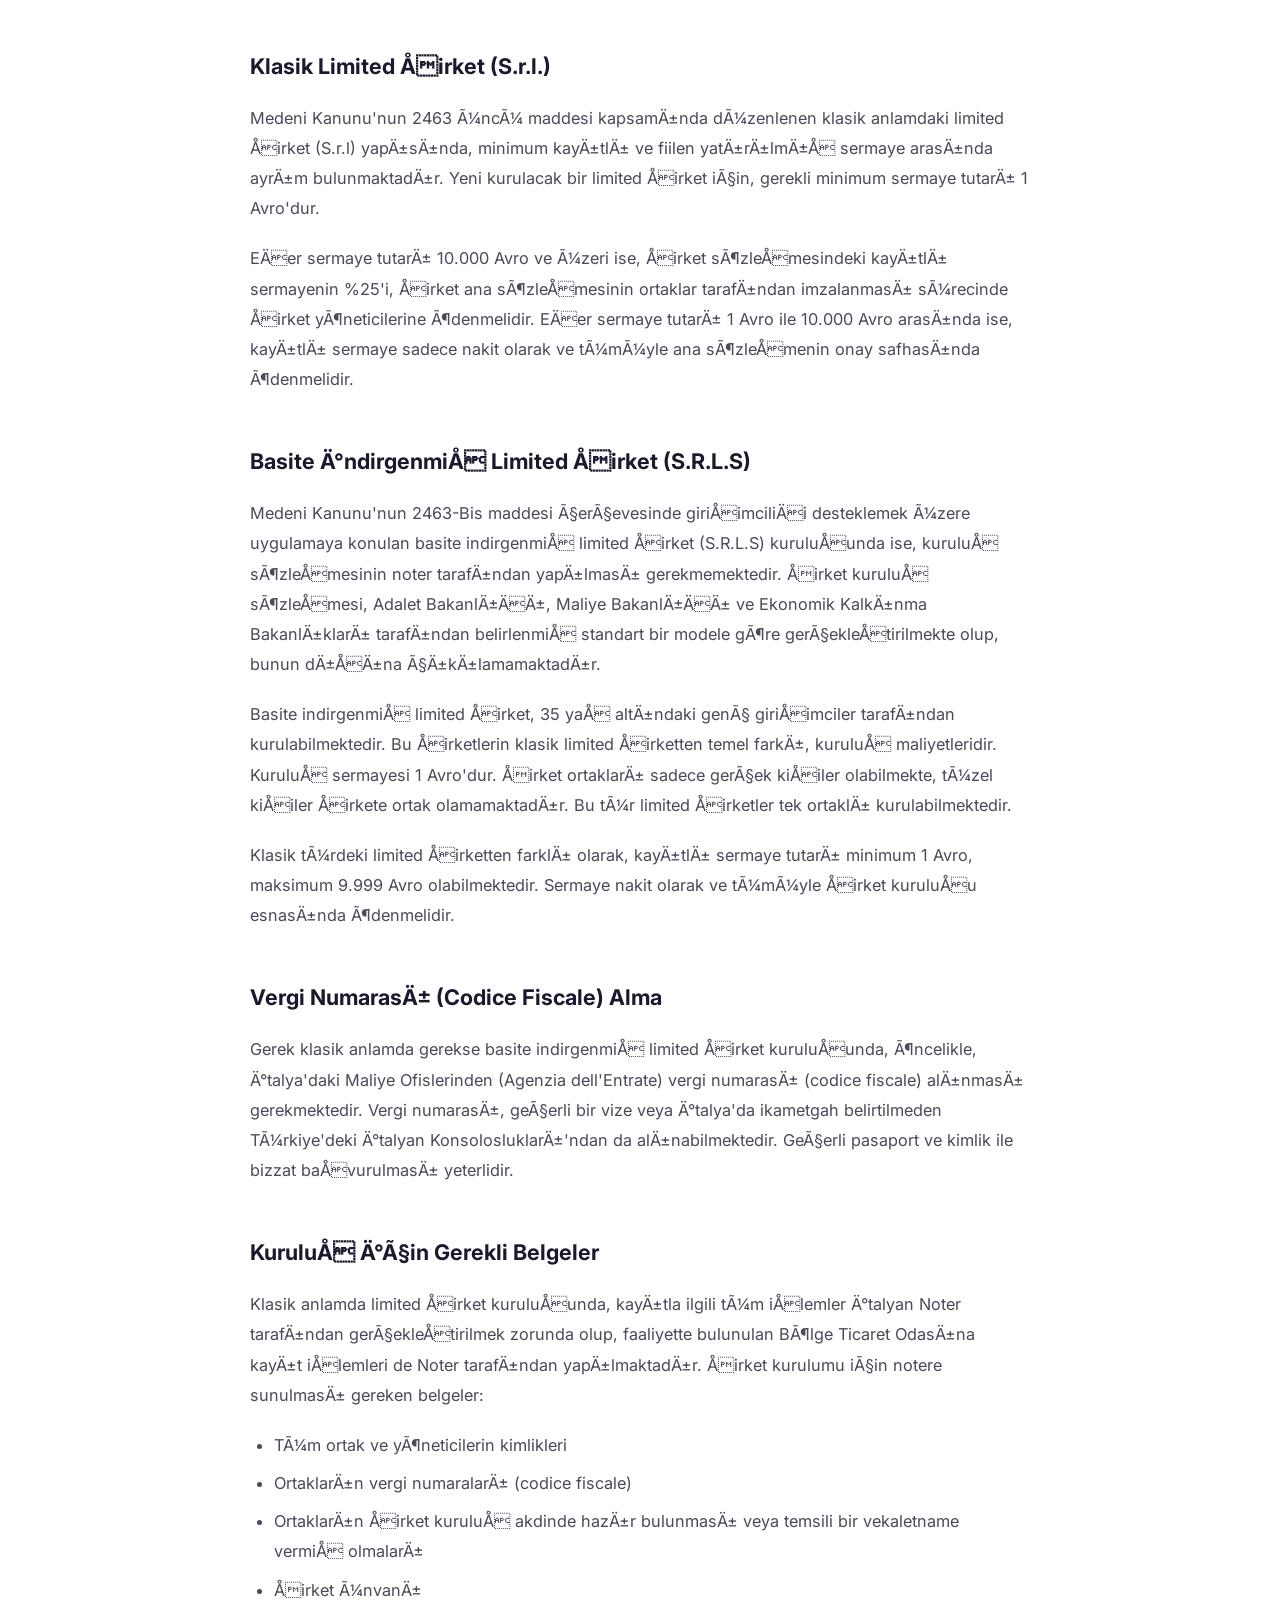
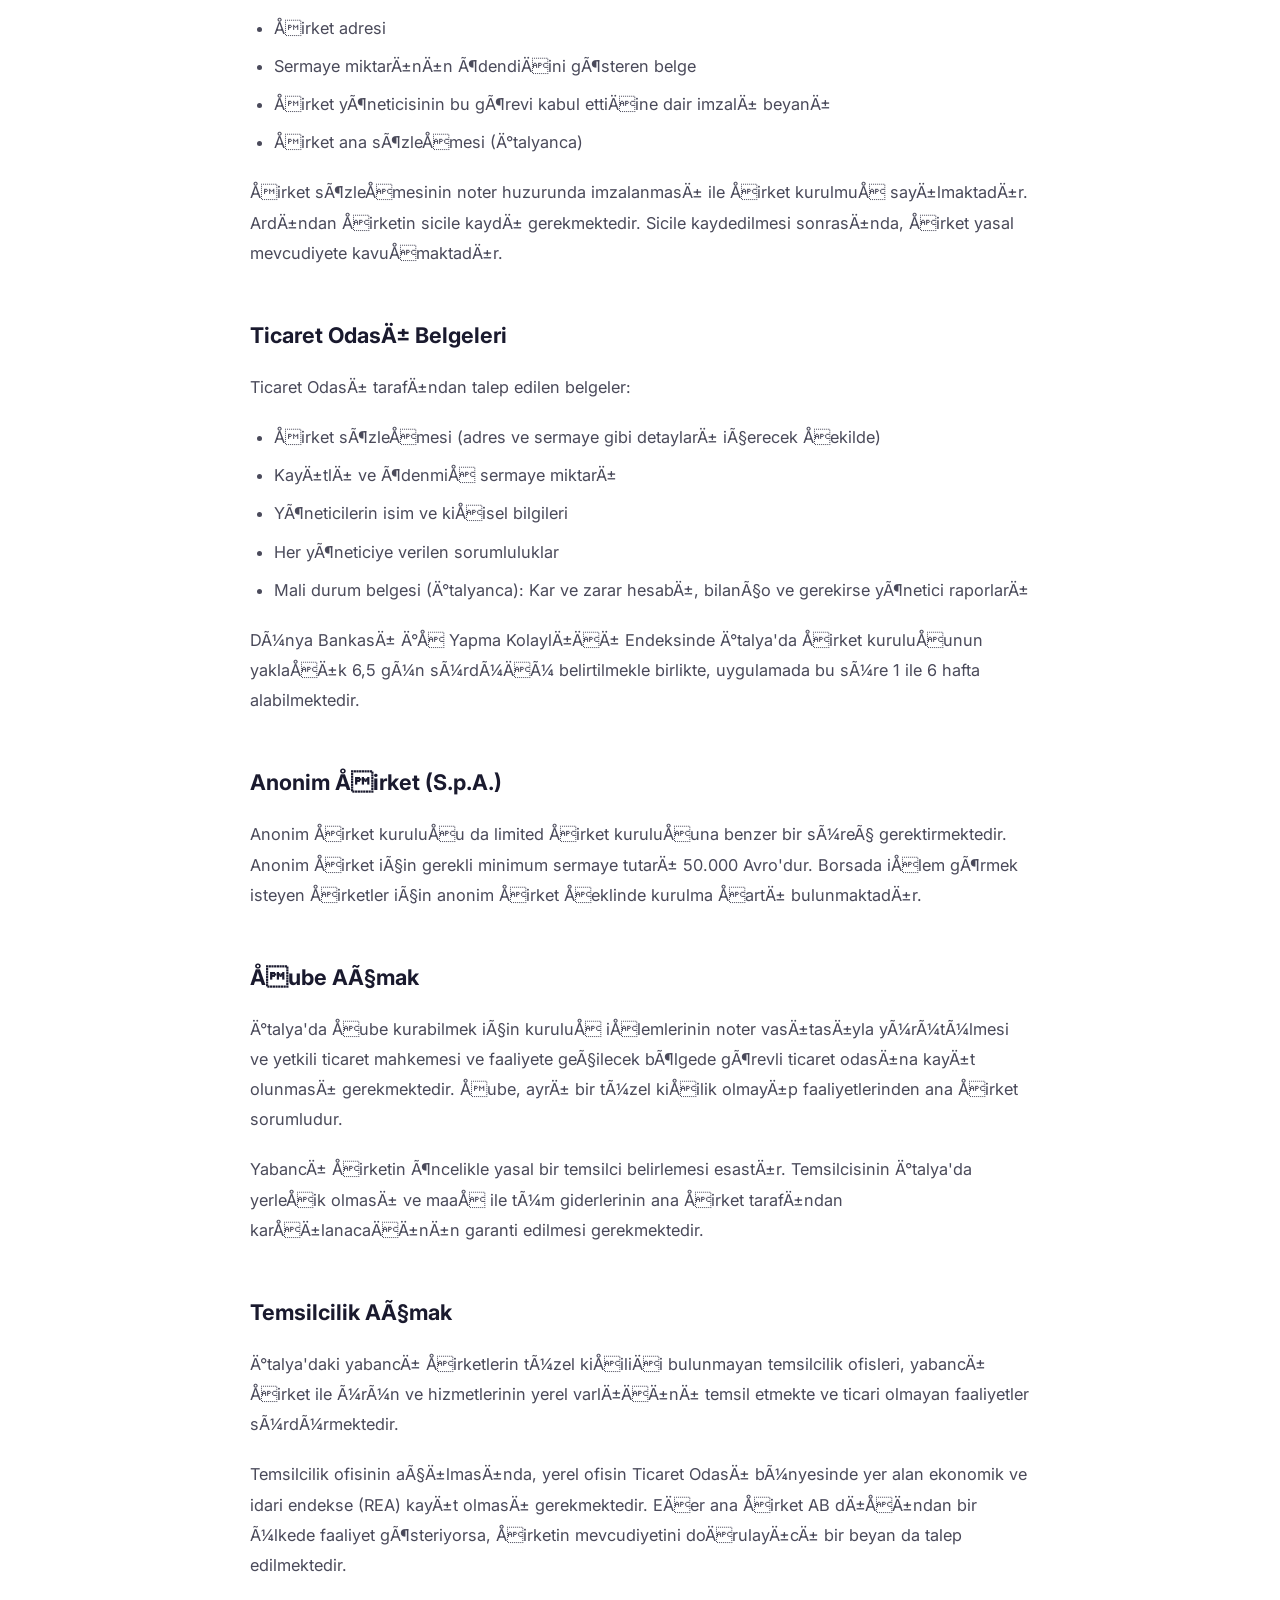
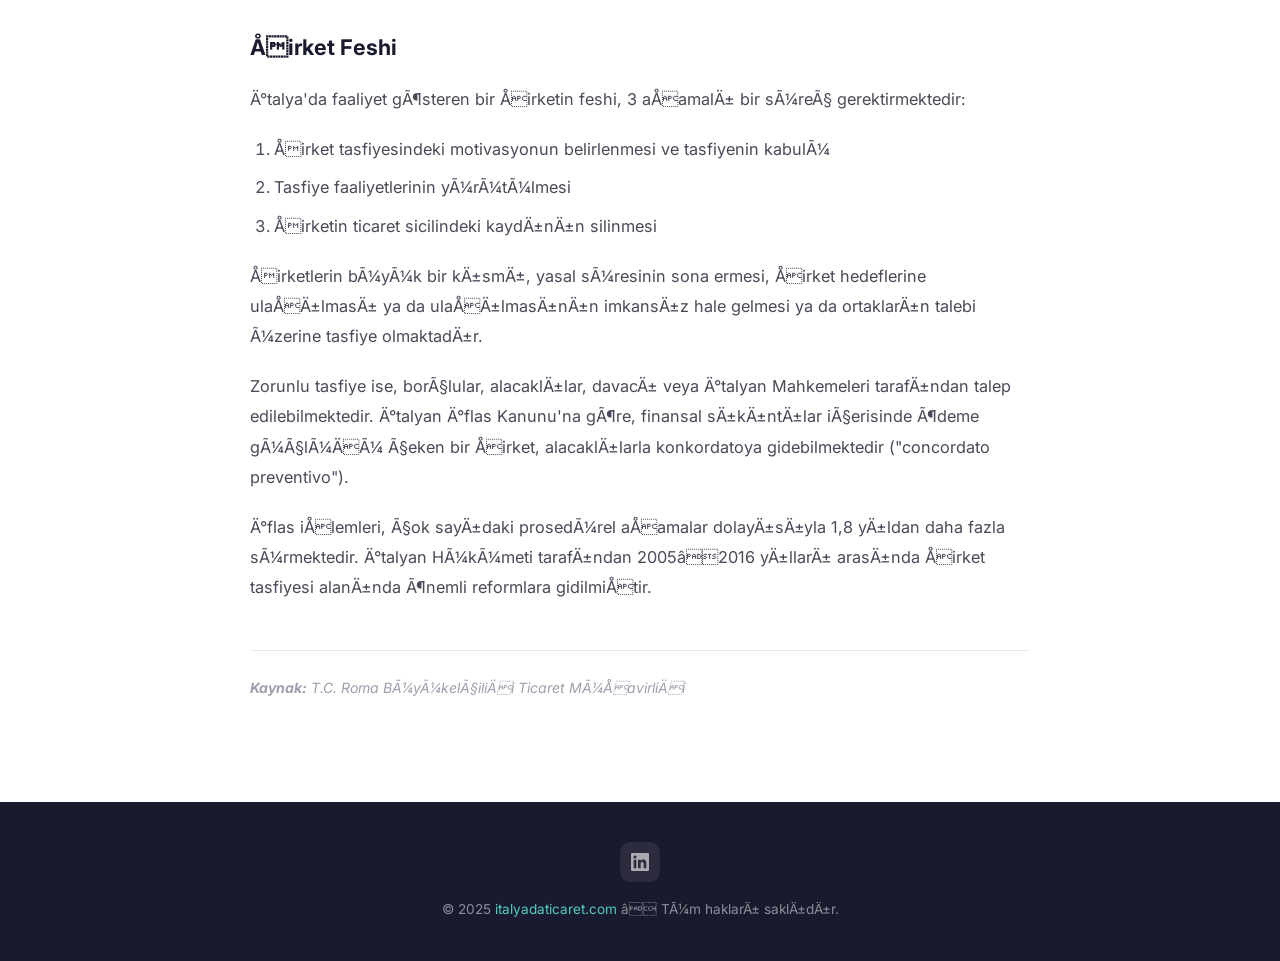
<file: sirket-kurmak.html>
<!DOCTYPE html>
<html lang="tr">
<head>
  <meta charset="UTF-8">
  <meta name="viewport" content="width=device-width, initial-scale=1.0">
  <title>Ä°talya'da Åirket Kurmak | Ä°talya'da Ticaret</title>
  <meta name="description" content="Ä°talya'da Åirket kuruluÅu, limited Åirket, anonim Åirket, Åube ve temsilcilik ofisi aÃ§ma hakkÄ±nda kapsamlÄ± bilgiler.">
  <link rel="preconnect" href="https://fonts.googleapis.com">
  <link href="https://fonts.googleapis.com/css2?family=Inter:wght@400;500;600;700;800&display=swap" rel="stylesheet">
  <link rel="stylesheet" href="css/style.css">
</head>
<body>

  <!-- HEADER -->
  <header id="header">
    <div class="header-inner">
      <a href="index.html" class="logo">
        <div class="logo-icon">iT</div>
        <div class="logo-text">
          <h1>Ä°talya'da Ticaret</h1>
          <span>DanÄ±ÅmanlÄ±k &amp; Temsilcilik</span>
        </div>
      </a>
      <nav id="nav">
        <a href="index.html">Anasayfa</a>
        <a href="index.html#hizmetler">Hizmetlerimiz</a>
        <a href="sirket-kurmak.html" class="active">Ä°talya'da Åirket Kurmak</a>
        <a href="linkler.html">Linkler</a>
        <a href="index.html#iletisim">Ä°letiÅim</a>
      </nav>
      <button class="mobile-toggle" onclick="document.getElementById('nav').classList.toggle('open')" aria-label="MenÃ¼">
        <span></span>
      </button>
    </div>
  </header>

  <!-- PAGE HERO -->
  <section class="page-hero">
    <div class="container">
      <div class="section-label">Rehber</div>
      <h2>Ä°talya'da Åirket KuruluÅu ve Feshi</h2>
    </div>
  </section>

  <!-- ARTICLE -->
  <section class="article-body">
    <div class="container">
      <div class="article-content">

        <h3>Åirket KuruluÅu</h3>
        <p>Ä°talyan MevzuatÄ± uyarÄ±nca yurtdÄ±ÅÄ±nda yerleÅik gerÃ§ek ve tÃ¼zel kiÅiler tarafÄ±ndan %100 yabancÄ± sermayeli Åirket kurmak mÃ¼mkÃ¼ndÃ¼r. Yine, yabancÄ±larÄ±n mevcut Ä°talyan firmalarÄ±na ortak olmak ya da birlikte ortaklÄ±k kurma imkanÄ± da bulunmaktadÄ±r. DolayÄ±sÄ±yla, yabancÄ±larÄ±n Ä°talya'da ortaklÄ±k ve Åirket kurmasÄ± ya da Åube ve temsilcilik ofisi aÃ§malarÄ± Ã¶nÃ¼nde gerekli hukuki prosedÃ¼rlerin tamamlanmasÄ± halinde bir engel bulunmamaktadÄ±r.</p>

        <p>Ä°talya'da aÄÄ±rlÄ±klÄ± olarak gÃ¶rÃ¼len Åirket yapÄ±lanmalarÄ±:</p>
        <ol>
          <li>"Societa a Responsabilita Limitata" (S.r.l.) â Limited Åirket</li>
          <li>"Societa a Responsabilita Limitata Semplificata" (S.r.l.S) â Basite Ä°ndirgenmiÅ Limited Åirket</li>
          <li>"Societa per Azioni" (S.p.A.) â Anonim Åirket</li>
        </ol>

        <p>Ä°talya'da yabancÄ± yatÄ±rÄ±mcÄ±lar tarafÄ±ndan en yaygÄ±n Åekilde kurulan ticari yapÄ±lar ortaklarÄ±n sorumluluklarÄ±nÄ±n paylarÄ± ile sÄ±nÄ±rlÄ± olduÄu Limited Åirketler (S.R.L) dir. Limited Åirketlerin yanÄ± sÄ±ra, Åube ve temsilcilik Åeklindeki ticari yapÄ±lar da, ana firmanÄ±n yurt dÄ±ÅÄ±ndaki yerel birimleri olarak kabul edildiÄinden ve Kurumlar Vergisi ve KDV gibi mali yÃ¼klerden muaf olarak faaliyetlerini sÃ¼rdÃ¼rebildiklerinden uluslararasÄ± giriÅimciler tarafÄ±ndan sÄ±klÄ±kla tercih edilmektedir.</p>

        <p>2012 yÄ±lÄ±nda benimsenen "Cresci Italia" baÅlÄ±klÄ± Kararname kapsamÄ±nda yapÄ±lan yeni dÃ¼zenlemeler Ã§erÃ§evesinde, Ä°talya'da iki tip limited Åirket kurulabilmektedir. Klasik anlamdaki limited Åirket, yani S.R.L ve basite indirgenmiÅ limited Åirket yani S.R.L.S (S.R.L semplificata).</p>

        <p>Organizasyonel esnekliÄi ve sÄ±nÄ±rlÄ± sorumluluk dolayÄ±sÄ±yla limited Åirket, Ä°talya'da en fazla tercih edilen Åirket tÃ¼rÃ¼dÃ¼r. GeÃ§miÅte daha Ã§ok kÃ¼Ã§Ã¼k Åirketler limited Åirket Åeklinde kurulurken, gÃ¼nÃ¼mÃ¼zde daha bÃ¼yÃ¼k ve daha aktif iÅletmeler de limited Åirket olarak kurulabilmektedir. Bu yapÄ±da, Åirket ortaklarÄ±, Åirket adÄ±na ve hesabÄ±na hareket etseler dahi Åirket yÃ¼kÃ¼mlÃ¼lÃ¼klerinden kiÅisel olarak sorumlu tutulmamaktadÄ±r.</p>

        <p>Limited Åirket kuruluÅunda, Åirket ana sÃ¶zleÅmesi bir noter tarafÄ±ndan hazÄ±rlanarak, noter aracÄ±lÄ±ÄÄ±yla Ticaret OdasÄ± bÃ¼nyesinde yer alan Åirket KayÄ±t bÃ¶lÃ¼mÃ¼ne bildirilmektedir. Ãte yandan, Ä°talya'da Åirket kuruluÅu iÃ§in, ortaklarÄ±n "vergi numarasÄ±" (codice fiscale) almasÄ± gerekmekte ve aynÄ± zamanda oturma ve Ã§alÄ±Åma izni talep edilmektedir.</p>

        <h3>Klasik Limited Åirket (S.r.l.)</h3>
        <p>Medeni Kanunu'nun 2463 Ã¼ncÃ¼ maddesi kapsamÄ±nda dÃ¼zenlenen klasik anlamdaki limited Åirket (S.r.l) yapÄ±sÄ±nda, minimum kayÄ±tlÄ± ve fiilen yatÄ±rÄ±lmÄ±Å sermaye arasÄ±nda ayrÄ±m bulunmaktadÄ±r. Yeni kurulacak bir limited Åirket iÃ§in, gerekli minimum sermaye tutarÄ± 1 Avro'dur.</p>
        <p>EÄer sermaye tutarÄ± 10.000 Avro ve Ã¼zeri ise, Åirket sÃ¶zleÅmesindeki kayÄ±tlÄ± sermayenin %25'i, Åirket ana sÃ¶zleÅmesinin ortaklar tarafÄ±ndan imzalanmasÄ± sÃ¼recinde Åirket yÃ¶neticilerine Ã¶denmelidir. EÄer sermaye tutarÄ± 1 Avro ile 10.000 Avro arasÄ±nda ise, kayÄ±tlÄ± sermaye sadece nakit olarak ve tÃ¼mÃ¼yle ana sÃ¶zleÅmenin onay safhasÄ±nda Ã¶denmelidir.</p>

        <h3>Basite Ä°ndirgenmiÅ Limited Åirket (S.R.L.S)</h3>
        <p>Medeni Kanunu'nun 2463-Bis maddesi Ã§erÃ§evesinde giriÅimciliÄi desteklemek Ã¼zere uygulamaya konulan basite indirgenmiÅ limited Åirket (S.R.L.S) kuruluÅunda ise, kuruluÅ sÃ¶zleÅmesinin noter tarafÄ±ndan yapÄ±lmasÄ± gerekmemektedir. Åirket kuruluÅ sÃ¶zleÅmesi, Adalet BakanlÄ±ÄÄ±, Maliye BakanlÄ±ÄÄ± ve Ekonomik KalkÄ±nma BakanlÄ±klarÄ± tarafÄ±ndan belirlenmiÅ standart bir modele gÃ¶re gerÃ§ekleÅtirilmekte olup, bunun dÄ±ÅÄ±na Ã§Ä±kÄ±lamamaktadÄ±r.</p>
        <p>Basite indirgenmiÅ limited Åirket, 35 yaÅ altÄ±ndaki genÃ§ giriÅimciler tarafÄ±ndan kurulabilmektedir. Bu Åirketlerin klasik limited Åirketten temel farkÄ±, kuruluÅ maliyetleridir. KuruluÅ sermayesi 1 Avro'dur. Åirket ortaklarÄ± sadece gerÃ§ek kiÅiler olabilmekte, tÃ¼zel kiÅiler Åirkete ortak olamamaktadÄ±r. Bu tÃ¼r limited Åirketler tek ortaklÄ± kurulabilmektedir.</p>
        <p>Klasik tÃ¼rdeki limited Åirketten farklÄ± olarak, kayÄ±tlÄ± sermaye tutarÄ± minimum 1 Avro, maksimum 9.999 Avro olabilmektedir. Sermaye nakit olarak ve tÃ¼mÃ¼yle Åirket kuruluÅu esnasÄ±nda Ã¶denmelidir.</p>

        <h3>Vergi NumarasÄ± (Codice Fiscale) Alma</h3>
        <p>Gerek klasik anlamda gerekse basite indirgenmiÅ limited Åirket kuruluÅunda, Ã¶ncelikle, Ä°talya'daki Maliye Ofislerinden (Agenzia dell'Entrate) vergi numarasÄ± (codice fiscale) alÄ±nmasÄ± gerekmektedir. Vergi numarasÄ±, geÃ§erli bir vize veya Ä°talya'da ikametgah belirtilmeden TÃ¼rkiye'deki Ä°talyan KonsolosluklarÄ±'ndan da alÄ±nabilmektedir. GeÃ§erli pasaport ve kimlik ile bizzat baÅvurulmasÄ± yeterlidir.</p>

        <h3>KuruluÅ Ä°Ã§in Gerekli Belgeler</h3>
        <p>Klasik anlamda limited Åirket kuruluÅunda, kayÄ±tla ilgili tÃ¼m iÅlemler Ä°talyan Noter tarafÄ±ndan gerÃ§ekleÅtirilmek zorunda olup, faaliyette bulunulan BÃ¶lge Ticaret OdasÄ±na kayÄ±t iÅlemleri de Noter tarafÄ±ndan yapÄ±lmaktadÄ±r. Åirket kurulumu iÃ§in notere sunulmasÄ± gereken belgeler:</p>
        <ul>
          <li>TÃ¼m ortak ve yÃ¶neticilerin kimlikleri</li>
          <li>OrtaklarÄ±n vergi numaralarÄ± (codice fiscale)</li>
          <li>OrtaklarÄ±n Åirket kuruluÅ akdinde hazÄ±r bulunmasÄ± veya temsili bir vekaletname vermiÅ olmalarÄ±</li>
          <li>Åirket Ã¼nvanÄ±</li>
          <li>Åirket adresi</li>
          <li>Sermaye miktarÄ±nÄ±n Ã¶dendiÄini gÃ¶steren belge</li>
          <li>Åirket yÃ¶neticisinin bu gÃ¶revi kabul ettiÄine dair imzalÄ± beyanÄ±</li>
          <li>Åirket ana sÃ¶zleÅmesi (Ä°talyanca)</li>
        </ul>
        <p>Åirket sÃ¶zleÅmesinin noter huzurunda imzalanmasÄ± ile Åirket kurulmuÅ sayÄ±lmaktadÄ±r. ArdÄ±ndan Åirketin sicile kaydÄ± gerekmektedir. Sicile kaydedilmesi sonrasÄ±nda, Åirket yasal mevcudiyete kavuÅmaktadÄ±r.</p>

        <h3>Ticaret OdasÄ± Belgeleri</h3>
        <p>Ticaret OdasÄ± tarafÄ±ndan talep edilen belgeler:</p>
        <ul>
          <li>Åirket sÃ¶zleÅmesi (adres ve sermaye gibi detaylarÄ± iÃ§erecek Åekilde)</li>
          <li>KayÄ±tlÄ± ve Ã¶denmiÅ sermaye miktarÄ±</li>
          <li>YÃ¶neticilerin isim ve kiÅisel bilgileri</li>
          <li>Her yÃ¶neticiye verilen sorumluluklar</li>
          <li>Mali durum belgesi (Ä°talyanca): Kar ve zarar hesabÄ±, bilanÃ§o ve gerekirse yÃ¶netici raporlarÄ±</li>
        </ul>
        <p>DÃ¼nya BankasÄ± Ä°Å Yapma KolaylÄ±ÄÄ± Endeksinde Ä°talya'da Åirket kuruluÅunun yaklaÅÄ±k 6,5 gÃ¼n sÃ¼rdÃ¼ÄÃ¼ belirtilmekle birlikte, uygulamada bu sÃ¼re 1 ile 6 hafta alabilmektedir.</p>

        <h3>Anonim Åirket (S.p.A.)</h3>
        <p>Anonim Åirket kuruluÅu da limited Åirket kuruluÅuna benzer bir sÃ¼reÃ§ gerektirmektedir. Anonim Åirket iÃ§in gerekli minimum sermaye tutarÄ± 50.000 Avro'dur. Borsada iÅlem gÃ¶rmek isteyen Åirketler iÃ§in anonim Åirket Åeklinde kurulma ÅartÄ± bulunmaktadÄ±r.</p>

        <h3>Åube AÃ§mak</h3>
        <p>Ä°talya'da Åube kurabilmek iÃ§in kuruluÅ iÅlemlerinin noter vasÄ±tasÄ±yla yÃ¼rÃ¼tÃ¼lmesi ve yetkili ticaret mahkemesi ve faaliyete geÃ§ilecek bÃ¶lgede gÃ¶revli ticaret odasÄ±na kayÄ±t olunmasÄ± gerekmektedir. Åube, ayrÄ± bir tÃ¼zel kiÅilik olmayÄ±p faaliyetlerinden ana Åirket sorumludur.</p>
        <p>YabancÄ± Åirketin Ã¶ncelikle yasal bir temsilci belirlemesi esastÄ±r. Temsilcisinin Ä°talya'da yerleÅik olmasÄ± ve maaÅ ile tÃ¼m giderlerinin ana Åirket tarafÄ±ndan karÅÄ±lanacaÄÄ±nÄ±n garanti edilmesi gerekmektedir.</p>

        <h3>Temsilcilik AÃ§mak</h3>
        <p>Ä°talya'daki yabancÄ± Åirketlerin tÃ¼zel kiÅiliÄi bulunmayan temsilcilik ofisleri, yabancÄ± Åirket ile Ã¼rÃ¼n ve hizmetlerinin yerel varlÄ±ÄÄ±nÄ± temsil etmekte ve ticari olmayan faaliyetler sÃ¼rdÃ¼rmektedir.</p>
        <p>Temsilcilik ofisinin aÃ§Ä±lmasÄ±nda, yerel ofisin Ticaret OdasÄ± bÃ¼nyesinde yer alan ekonomik ve idari endekse (REA) kayÄ±t olmasÄ± gerekmektedir. EÄer ana Åirket AB dÄ±ÅÄ±ndan bir Ã¼lkede faaliyet gÃ¶steriyorsa, Åirketin mevcudiyetini doÄrulayÄ±cÄ± bir beyan da talep edilmektedir.</p>

        <h3>Åirket Feshi</h3>
        <p>Ä°talya'da faaliyet gÃ¶steren bir Åirketin feshi, 3 aÅamalÄ± bir sÃ¼reÃ§ gerektirmektedir:</p>
        <ol>
          <li>Åirket tasfiyesindeki motivasyonun belirlenmesi ve tasfiyenin kabulÃ¼</li>
          <li>Tasfiye faaliyetlerinin yÃ¼rÃ¼tÃ¼lmesi</li>
          <li>Åirketin ticaret sicilindeki kaydÄ±nÄ±n silinmesi</li>
        </ol>
        <p>Åirketlerin bÃ¼yÃ¼k bir kÄ±smÄ±, yasal sÃ¼resinin sona ermesi, Åirket hedeflerine ulaÅÄ±lmasÄ± ya da ulaÅÄ±lmasÄ±nÄ±n imkansÄ±z hale gelmesi ya da ortaklarÄ±n talebi Ã¼zerine tasfiye olmaktadÄ±r.</p>
        <p>Zorunlu tasfiye ise, borÃ§lular, alacaklÄ±lar, davacÄ± veya Ä°talyan Mahkemeleri tarafÄ±ndan talep edilebilmektedir. Ä°talyan Ä°flas Kanunu'na gÃ¶re, finansal sÄ±kÄ±ntÄ±lar iÃ§erisinde Ã¶deme gÃ¼Ã§lÃ¼ÄÃ¼ Ã§eken bir Åirket, alacaklÄ±larla konkordatoya gidebilmektedir ("concordato preventivo").</p>
        <p>Ä°flas iÅlemleri, Ã§ok sayÄ±daki prosedÃ¼rel aÅamalar dolayÄ±sÄ±yla 1,8 yÄ±ldan daha fazla sÃ¼rmektedir. Ä°talyan HÃ¼kÃ¼meti tarafÄ±ndan 2005â2016 yÄ±llarÄ± arasÄ±nda Åirket tasfiyesi alanÄ±nda Ã¶nemli reformlara gidilmiÅtir.</p>

        <div class="source">
          <strong>Kaynak:</strong> T.C. Roma BÃ¼yÃ¼kelÃ§iliÄi Ticaret MÃ¼ÅavirliÄi
        </div>

      </div>
    </div>
  </section>

  <!-- FOOTER -->
  <footer>
    <div class="container">
      <div class="social-links">
        <a href="https://www.linkedin.com/in/mertkarakuzu/" target="_blank" rel="noopener" aria-label="LinkedIn">
          <svg width="18" height="18" viewBox="0 0 24 24" fill="currentColor"><path d="M20.447 20.452h-3.554v-5.569c0-1.328-.027-3.037-1.852-3.037-1.853 0-2.136 1.445-2.136 2.939v5.667H9.351V9h3.414v1.561h.046c.477-.9 1.637-1.85 3.37-1.85 3.601 0 4.267 2.37 4.267 5.455v6.286zM5.337 7.433a2.062 2.062 0 01-2.063-2.065 2.064 2.064 0 112.063 2.065zm1.782 13.019H3.555V9h3.564v11.452zM22.225 0H1.771C.792 0 0 .774 0 1.729v20.542C0 23.227.792 24 1.771 24h20.451C23.2 24 24 23.227 24 22.271V1.729C24 .774 23.2 0 22.222 0h.003z"/></svg>
        </a>
      </div>
      <p>&copy; 2025 <a href="index.html">italyadaticaret.com</a> â TÃ¼m haklarÄ± saklÄ±dÄ±r.</p>
    </div>
  </footer>

  <script>
    window.addEventListener('scroll', () => {
      document.getElementById('header').classList.toggle('scrolled', window.scrollY > 20);
    });
    document.querySelectorAll('#nav a').forEach(a => {
      a.addEventListener('click', () => document.getElementById('nav').classList.remove('open'));
    });
  </script>

</body>
</html>
</file>
<file: css/style.css>
/* ===== RESET & BASE ===== */
*, *::before, *::after { box-sizing: border-box; margin: 0; padding: 0; }

:root {
  --teal: #4ecdc4;
  --teal-dark: #3ab5ad;
  --dark: #1a1a2e;
  --gray-900: #2d2d44;
  --gray-700: #4a4a5a;
  --gray-400: #9e9eae;
  --gray-200: #e8e8ee;
  --gray-100: #f5f5f8;
  --white: #ffffff;
  --font-heading: 'Inter', 'Segoe UI', sans-serif;
  --font-body: 'Inter', 'Segoe UI', sans-serif;
  --max-width: 1140px;
  --transition: 0.3s ease;
}

html { scroll-behavior: smooth; font-size: 16px; }

body {
  font-family: var(--font-body);
  color: var(--gray-700);
  line-height: 1.7;
  background: var(--white);
  -webkit-font-smoothing: antialiased;
}

img { max-width: 100%; height: auto; display: block; }
a { color: var(--teal-dark); text-decoration: none; transition: color var(--transition); }
a:hover { color: var(--teal); }

.container { max-width: var(--max-width); margin: 0 auto; padding: 0 24px; }

/* ===== HEADER / NAV ===== */
header {
  position: fixed; top: 0; left: 0; right: 0; z-index: 100;
  background: rgba(255,255,255,0.97);
  backdrop-filter: blur(10px);
  border-bottom: 1px solid var(--gray-200);
  transition: box-shadow var(--transition);
}
header.scrolled { box-shadow: 0 2px 20px rgba(0,0,0,0.08); }

.header-inner {
  display: flex; align-items: center; justify-content: space-between;
  max-width: var(--max-width); margin: 0 auto; padding: 0 24px;
  height: 72px;
}

.logo { display: flex; align-items: center; gap: 12px; text-decoration: none; }
.logo-icon {
  width: 40px; height: 40px; border-radius: 50%;
  background: linear-gradient(135deg, var(--teal), #45b7aa);
  display: flex; align-items: center; justify-content: center;
  color: white; font-weight: 700; font-size: 18px;
}
.logo-text h1 {
  font-size: 1.15rem; font-weight: 700; color: var(--dark);
  font-family: var(--font-heading); line-height: 1.2;
}
.logo-text span {
  font-size: 0.7rem; color: var(--gray-400); letter-spacing: 1.5px;
  text-transform: uppercase; font-weight: 500;
}

nav { display: flex; align-items: center; gap: 8px; }
nav a {
  padding: 8px 16px; border-radius: 8px;
  font-size: 0.88rem; font-weight: 500; color: var(--gray-700);
  transition: all var(--transition); text-decoration: none;
}
nav a:hover, nav a.active { background: var(--gray-100); color: var(--teal-dark); }

.mobile-toggle {
  display: none; background: none; border: none; cursor: pointer;
  width: 40px; height: 40px; border-radius: 8px;
  align-items: center; justify-content: center;
}
.mobile-toggle span {
  display: block; width: 22px; height: 2px; background: var(--dark);
  position: relative; transition: all var(--transition);
}
.mobile-toggle span::before, .mobile-toggle span::after {
  content: ''; position: absolute; width: 22px; height: 2px;
  background: var(--dark); transition: all var(--transition);
}
.mobile-toggle span::before { top: -7px; }
.mobile-toggle span::after { top: 7px; }

/* ===== HERO ===== */
.hero {
  min-height: 100vh; display: flex; align-items: center;
  position: relative; overflow: hidden;
  background: linear-gradient(135deg, var(--dark) 0%, #16213e 50%, #0f3460 100%);
}
.hero::before {
  content: ''; position: absolute; top: -50%; right: -20%;
  width: 800px; height: 800px; border-radius: 50%;
  background: radial-gradient(circle, rgba(78,205,196,0.15) 0%, transparent 70%);
}
.hero::after {
  content: ''; position: absolute; bottom: -30%; left: -10%;
  width: 600px; height: 600px; border-radius: 50%;
  background: radial-gradient(circle, rgba(78,205,196,0.1) 0%, transparent 70%);
}
.hero-content { position: relative; z-index: 2; padding: 120px 0 80px; }
.hero-badge {
  display: inline-flex; align-items: center; gap: 8px;
  background: rgba(78,205,196,0.15); border: 1px solid rgba(78,205,196,0.3);
  padding: 6px 16px; border-radius: 100px; margin-bottom: 32px;
  font-size: 0.8rem; color: var(--teal); font-weight: 500;
  letter-spacing: 1px; text-transform: uppercase;
}
.hero h2 {
  font-family: var(--font-heading); font-size: clamp(2.5rem, 5vw, 4rem);
  font-weight: 800; color: var(--white); line-height: 1.15;
  margin-bottom: 24px; max-width: 650px;
}
.hero h2 em {
  font-style: normal;
  background: linear-gradient(135deg, var(--teal), #45b7aa);
  -webkit-background-clip: text; -webkit-text-fill-color: transparent;
  background-clip: text;
}
.hero p {
  font-size: 1.15rem; color: rgba(255,255,255,0.7); max-width: 520px;
  margin-bottom: 40px; line-height: 1.8;
}
.hero-cta {
  display: inline-flex; align-items: center; gap: 10px;
  background: linear-gradient(135deg, var(--teal), var(--teal-dark));
  color: white; padding: 14px 32px; border-radius: 12px;
  font-weight: 600; font-size: 0.95rem;
  transition: all var(--transition); text-decoration: none;
  box-shadow: 0 4px 20px rgba(78,205,196,0.3);
}
.hero-cta:hover {
  transform: translateY(-2px); color: white;
  box-shadow: 0 8px 30px rgba(78,205,196,0.4);
}

/* ===== SECTIONS ===== */
section { padding: 100px 0; }
.section-label {
  display: inline-block; font-size: 0.75rem; font-weight: 600;
  color: var(--teal-dark); text-transform: uppercase; letter-spacing: 2px;
  margin-bottom: 12px;
}
.section-title {
  font-family: var(--font-heading); font-size: clamp(1.8rem, 3vw, 2.5rem);
  font-weight: 700; color: var(--dark); margin-bottom: 20px; line-height: 1.25;
}
.section-desc {
  font-size: 1.05rem; color: var(--gray-400); max-width: 560px; margin-bottom: 48px;
}

/* ===== SERVICES ===== */
.services { background: var(--gray-100); }
.services-grid {
  display: grid; grid-template-columns: repeat(auto-fit, minmax(260px, 1fr));
  gap: 24px;
}
.service-card {
  background: var(--white); border-radius: 16px; padding: 36px 28px;
  border: 1px solid var(--gray-200);
  transition: all var(--transition); position: relative; overflow: hidden;
}
.service-card::before {
  content: ''; position: absolute; top: 0; left: 0; right: 0;
  height: 3px; background: linear-gradient(90deg, var(--teal), var(--teal-dark));
  transform: scaleX(0); transition: transform var(--transition);
  transform-origin: left;
}
.service-card:hover { transform: translateY(-4px); box-shadow: 0 12px 40px rgba(0,0,0,0.06); }
.service-card:hover::before { transform: scaleX(1); }
.service-icon {
  width: 52px; height: 52px; border-radius: 12px;
  background: linear-gradient(135deg, rgba(78,205,196,0.12), rgba(78,205,196,0.05));
  display: flex; align-items: center; justify-content: center;
  margin-bottom: 20px; font-size: 24px;
}
.service-card h3 {
  font-family: var(--font-heading); font-size: 1.1rem;
  font-weight: 600; color: var(--dark); margin-bottom: 10px;
}
.service-card p { font-size: 0.92rem; color: var(--gray-400); line-height: 1.7; }

/* ===== REFERENCES ===== */
.references { text-align: center; }
.ref-logos {
  display: flex; flex-wrap: wrap; justify-content: center;
  align-items: center; gap: 48px; margin-top: 48px;
  opacity: 0.6;
}
.ref-logos img { height: 50px; filter: grayscale(100%); transition: all var(--transition); }
.ref-logos img:hover { filter: grayscale(0%); opacity: 1; }

/* ===== CONTACT ===== */
.contact { background: var(--gray-100); }
.contact-grid {
  display: grid; grid-template-columns: 1fr 1fr; gap: 64px; align-items: start;
}
.contact-info h3 {
  font-family: var(--font-heading); font-size: 1.3rem;
  font-weight: 600; color: var(--dark); margin-bottom: 24px;
}
.contact-item {
  display: flex; gap: 14px; margin-bottom: 20px; align-items: flex-start;
}
.contact-item-icon {
  width: 40px; height: 40px; min-width: 40px; border-radius: 10px;
  background: rgba(78,205,196,0.1); display: flex;
  align-items: center; justify-content: center; font-size: 18px;
}
.contact-item-text { font-size: 0.92rem; }
.contact-item-text strong { display: block; color: var(--dark); font-weight: 600; margin-bottom: 2px; }
.contact-item-text span, .contact-item-text a { color: var(--gray-400); }

.contact-form { background: var(--white); border-radius: 16px; padding: 40px; border: 1px solid var(--gray-200); }
.form-group { margin-bottom: 18px; }
.form-group label {
  display: block; font-size: 0.82rem; font-weight: 600;
  color: var(--dark); margin-bottom: 6px; text-transform: uppercase; letter-spacing: 0.5px;
}
.form-group input, .form-group textarea {
  width: 100%; padding: 12px 16px; border: 1px solid var(--gray-200);
  border-radius: 10px; font-size: 0.95rem; font-family: var(--font-body);
  color: var(--dark); transition: border-color var(--transition);
  background: var(--gray-100);
}
.form-group input:focus, .form-group textarea:focus {
  outline: none; border-color: var(--teal); background: var(--white);
}
.form-group textarea { resize: vertical; min-height: 120px; }
.form-submit {
  width: 100%; padding: 14px; border: none; border-radius: 10px;
  background: linear-gradient(135deg, var(--teal), var(--teal-dark));
  color: white; font-size: 0.95rem; font-weight: 600;
  cursor: pointer; transition: all var(--transition);
  font-family: var(--font-body);
}
.form-submit:hover { transform: translateY(-1px); box-shadow: 0 6px 20px rgba(78,205,196,0.3); }

/* ===== FOOTER ===== */
footer {
  background: var(--dark); color: rgba(255,255,255,0.5);
  padding: 40px 0; text-align: center; font-size: 0.85rem;
}
footer a { color: var(--teal); }
.social-links { display: flex; justify-content: center; gap: 12px; margin-bottom: 16px; }
.social-links a {
  width: 40px; height: 40px; border-radius: 10px;
  background: rgba(255,255,255,0.08); display: flex;
  align-items: center; justify-content: center; color: rgba(255,255,255,0.6);
  transition: all var(--transition); text-decoration: none;
}
.social-links a:hover { background: var(--teal); color: white; }

/* ===== ARTICLE PAGE ===== */
.page-hero {
  padding: 140px 0 60px;
  background: linear-gradient(135deg, var(--dark) 0%, #16213e 100%);
}
.page-hero h2 {
  font-family: var(--font-heading); font-size: clamp(1.8rem, 3.5vw, 2.8rem);
  font-weight: 700; color: var(--white); max-width: 700px;
}
.page-hero .section-label { color: var(--teal); }

.article-body {
  padding: 64px 0 100px;
}
.article-content {
  max-width: 780px; margin: 0 auto;
  font-size: 1.02rem; line-height: 1.85; color: var(--gray-700);
}
.article-content h3 {
  font-family: var(--font-heading); font-size: 1.35rem;
  font-weight: 700; color: var(--dark); margin: 48px 0 16px;
}
.article-content p { margin-bottom: 20px; }
.article-content ol, .article-content ul {
  margin-bottom: 20px; padding-left: 24px;
}
.article-content li { margin-bottom: 8px; }
.article-content .source {
  margin-top: 48px; padding-top: 24px; border-top: 1px solid var(--gray-200);
  font-size: 0.88rem; color: var(--gray-400); font-style: italic;
}

/* ===== LINKS PAGE ===== */
.links-grid { display: grid; gap: 24px; max-width: 860px; margin: 0 auto; }
.link-card {
  background: var(--white); border: 1px solid var(--gray-200);
  border-radius: 16px; padding: 32px; transition: all var(--transition);
}
.link-card:hover { transform: translateY(-3px); box-shadow: 0 10px 30px rgba(0,0,0,0.06); }
.link-card-num {
  display: inline-flex; align-items: center; justify-content: center;
  width: 32px; height: 32px; border-radius: 8px;
  background: linear-gradient(135deg, var(--teal), var(--teal-dark));
  color: white; font-size: 0.82rem; font-weight: 700; margin-bottom: 14px;
}
.link-card h3 {
  font-family: var(--font-heading); font-size: 1.05rem;
  font-weight: 600; color: var(--dark); margin-bottom: 10px;
}
.link-card p { font-size: 0.9rem; color: var(--gray-400); margin-bottom: 14px; line-height: 1.7; }
.link-card a.ext-link {
  display: inline-flex; align-items: center; gap: 6px;
  font-size: 0.85rem; font-weight: 600; color: var(--teal-dark);
}
.link-card a.ext-link:hover { color: var(--teal); }

/* ===== RESPONSIVE ===== */
@media (max-width: 768px) {
  nav { display: none; position: fixed; top: 72px; left: 0; right: 0;
    background: var(--white); flex-direction: column; padding: 16px;
    border-bottom: 1px solid var(--gray-200);
    box-shadow: 0 10px 30px rgba(0,0,0,0.1);
  }
  nav.open { display: flex; }
  .mobile-toggle { display: flex; }
  .contact-grid { grid-template-columns: 1fr; gap: 40px; }
  .hero-content { padding: 100px 0 60px; }
  section { padding: 64px 0; }
}
</file>
